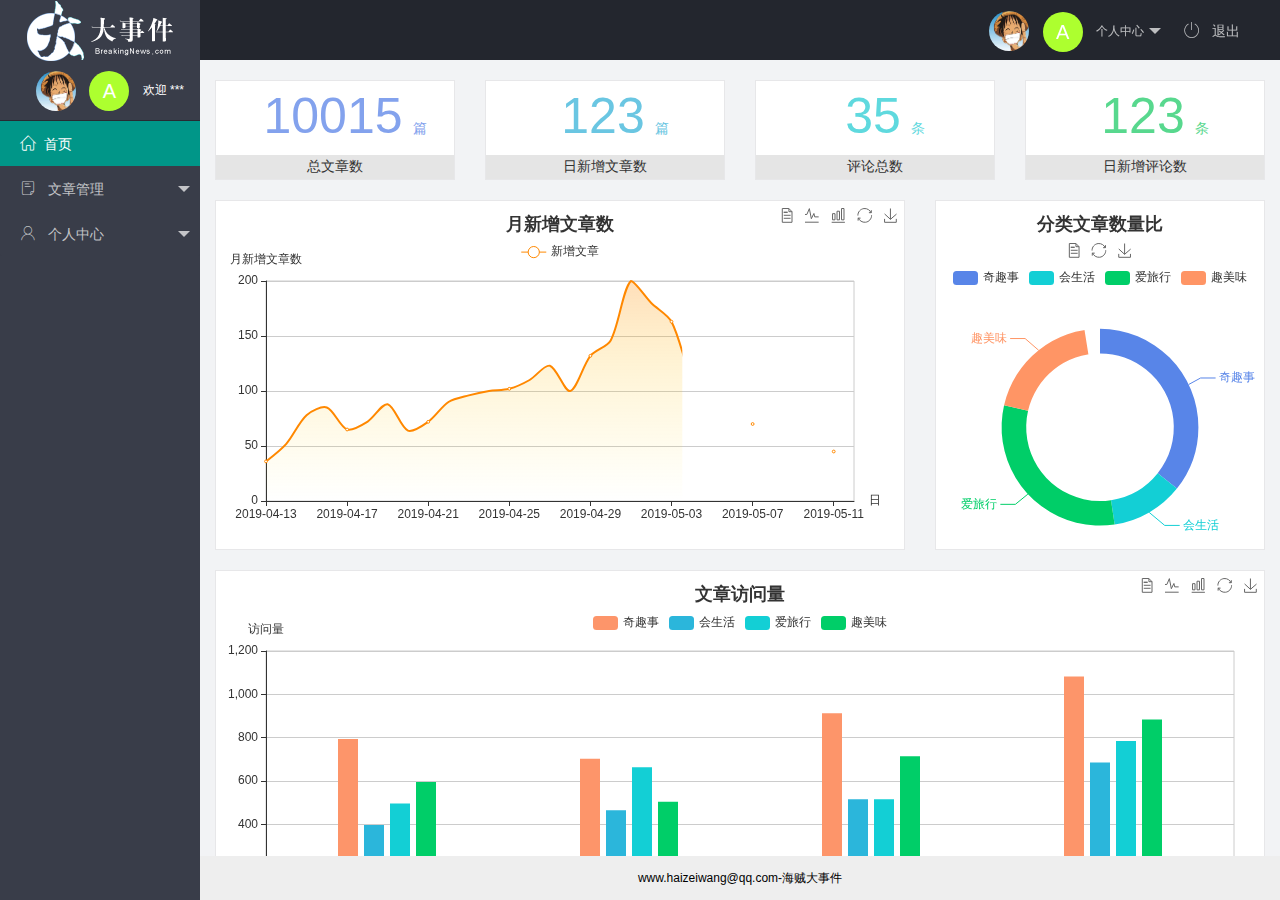
<file: index.html>
<!DOCTYPE html>
<html lang="en">

<head>
    <meta charset="UTF-8">
    <meta http-equiv="X-UA-Compatible" content="IE=edge">
    <meta name="viewport" content="width=device-width, initial-scale=1.0">
    <title>后台主页</title>
    <link rel="stylesheet" href="./assets/lib/layui/css/layui.css" />
    <!-- 第三方图标 -->
    <link rel="stylesheet" href="./assets/fonts/iconfont.css" />
    <link rel="stylesheet" href="./assets/css/index.css" />

</head>

<body>
    <div class="layui-layout layui-layout-admin">
        <div class="layui-header">
            <div class="layui-logo layui-hide-xs layui-bg-black">
                <img src="./assets/images/logo.png" alt="">
            </div>
            <!-- 头部区域（可配合layui 已有的水平导航） -->

            <ul class="layui-nav layui-layout-right">
                <li class="layui-nav-item layui-hide layui-show-md-inline-block">
                    <a href="javascript:;" class="userinfo">
                        <img src="./assets/images/lufei.jpg" class="layui-nav-img">
                        <span class="text-avatar">A</span>
                        个人中心
                    </a>
                    <dl class="layui-nav-child">
                        <dd><a href="/user/user_info.html" target="fm">基本资料</a></dd>
                        <dd><a href="/user/user_avatar.html" target="fm">更换头像</a></dd>
                        <dd><a href="/user/user_pwd.html" target="fm">重置密码</a></dd>
                    </dl>
                </li>
                <li class="layui-nav-item" lay-header-event="menuRight" lay-unselect>
                    <a href="javascript:;" id="btnLogout">
                        <span class="iconfont icon-tuichu"></span>

                        退出
                    </a>
                </li>
            </ul>
        </div>

        <div class="layui-side layui-bg-black">
            <div class="layui-side-scroll">
                <div class="userinfo">
                    <img src="./assets/images/lufei.jpg" class="layui-nav-img">
                    <span class="text-avatar">A</span>
                    <span id="welcome">欢迎 ***</span>
                </div>
                <!-- 左侧导航区域（可配合layui已有的垂直导航） -->
                <ul class="layui-nav layui-nav-tree" lay-shrink="all">
                    <li class="layui-nav-item layui-this">

                        <a href="/home/dashboard.html" target="fm"><span class="iconfont icon-home"></span>首页</a>
                    </li>

                    <li class="layui-nav-item">
                        <a class="" href="javascript:;">
                            <span class="iconfont icon-16"></span>
                            文章管理</a>
                        <dl class="layui-nav-child">
                            <dd><a href="/artcle/art_cate.html" target="fm">
                                    <i class="layui-icon layui-icon-face-smile"></i>
                                    文章类别</a></dd>
                            <dd><a href="/artcle/art_list.html" target="fm">
                                    <i class="layui-icon layui-icon-face-smile"></i>
                                    文章列表</a></dd>
                            <dd><a href="/artcle/art_pub.html" target="fm">
                                    <i class="layui-icon layui-icon-face-smile"></i>
                                    发布文章</a></dd>

                        </dl>
                    </li>
                    <li class="layui-nav-item">
                        <a href="javascript:;">
                            <span class="iconfont icon-user"></span>

                            个人中心</a>
                        <dl class="layui-nav-child">
                            <dd><a href="/user/user_info.html" target="fm">
                                    <i class="layui-icon layui-icon-face-smile"></i>
                                    基本资料</a></dd>
                            <dd><a href="/user/user_avatar.html" target="fm">
                                    <i class="layui-icon layui-icon-face-smile"></i>
                                    更换头像</a></dd>
                            <dd><a href="/user/user_pwd.html" target="fm">
                                    <i class="layui-icon layui-icon-face-smile"></i>
                                    重置密码</a></dd>

                        </dl>
                    </li>


                </ul>
            </div>
        </div>

        <div class="layui-body">
            <!-- 内容主体区域 -->
            <iframe name="fm" src="/home/dashboard.html" frameborder="0"></iframe>
        </div>

        <div class="layui-footer">
            <!-- 底部固定区域 -->
            www.haizeiwang@qq.com-海贼大事件
        </div>
    </div>
    <script src="./assets/lib/layui/layui.all.js"></script>
    <script src="./assets/lib/jquery.js"></script>
    <script src="./assets/js/baseAPI.js"></script>
    <script src="./assets/js/index.js"></script>
</body>

</html>
</file>
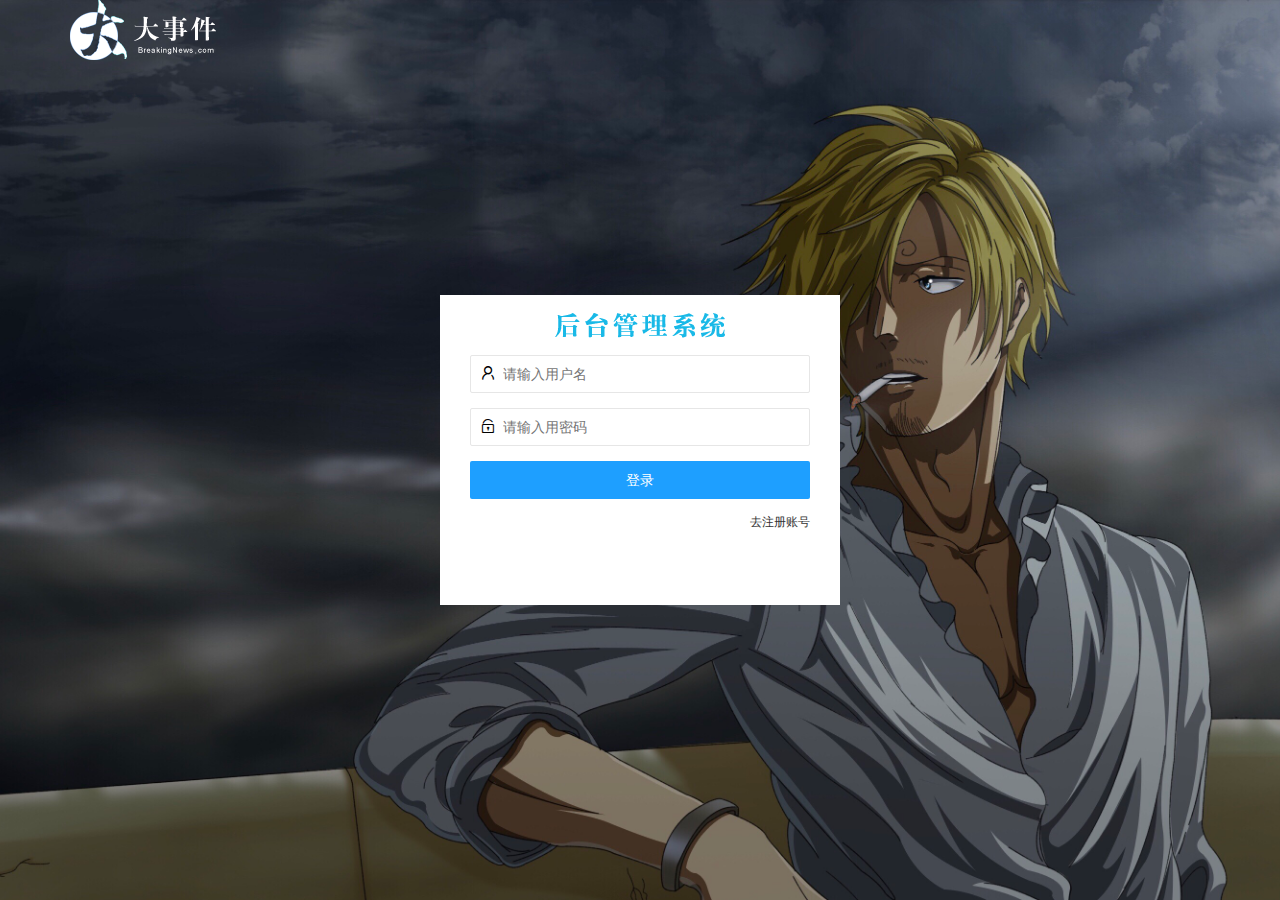
<file: login.html>
<!DOCTYPE html>
<html lang="en">

<head>
    <meta charset="UTF-8">
    <meta http-equiv="X-UA-Compatible" content="IE=edge">
    <meta name="viewport" content="width=device-width, initial-scale=1.0">
    <title>海贼王-登录/注册</title>
    <link rel="stylesheet" href="./assets/css/login.css" />
    <link rel="stylesheet" href="./assets/lib/layui/css/layui.css">
</head>

<body>
    <!-- logo区 -->
    <div class="layui-main">
        <img src="./assets/images/logo.png" alt="">
    </div>

    <!-- 登录注册区域 -->
    <div class="loginAndRegBox">
        <div class="title-box"></div>
        <!-- 登录的div -->
        <div class="login-box">
            <!-- 登录的表单 -->
            <!-- 用户名 -->
            <form class="layui-form" id="form_login">
                <div class="layui-form-item">
                    <i class="layui-icon layui-icon-username"></i>
                    <input type="text" name="username" required lay-verify="required" placeholder="请输入用户名"
                        autocomplete="off" class="layui-input">
                </div>
                <!-- 密码 -->

                <div class="layui-form-item">
                    <i class="layui-icon layui-icon-password"></i>
                    <input type="password" name="password" required lay-verify="required|pwd" placeholder="请输入用密码"
                        autocomplete="off" class="layui-input">
                </div>
                <!-- 登录按钮 -->
                <div class="layui-form-item">
                    <button class="layui-btn layui-btn-fluid layui-btn-normal" lay-submit
                        lay-filter="formDemo">登录</button>
                </div>
                <div class="layui-form-item links">
                    <a href="javascript:;" id="link_reg">去注册账号</a>
                </div>
            </form>

        </div>
        <!-- 注册的div -->
        <div class="reg-box">
            <form class="layui-form" id="form_reg">
                <div class="layui-form-item">
                    <i class="layui-icon layui-icon-username"></i>
                    <input type="text" name="username" required lay-verify="required" placeholder="请输入用户名"
                        autocomplete="off" class="layui-input">
                </div>
                <!-- 密码 -->

                <div class="layui-form-item">
                    <i class="layui-icon layui-icon-password"></i>
                    <input type="password" name="password" required lay-verify="required|pwd" placeholder="请输入用密码"
                        autocomplete="off" class="layui-input">
                </div>
                <div class="layui-form-item">
                    <i class="layui-icon layui-icon-password"></i>
                    <input type="password" name="repassword" required lay-verify="required|pwd|repwd"
                        placeholder="请再次确认密码" autocomplete="off" class="layui-input">
                </div>
                <!-- 注册按钮 -->
                <div class="layui-form-item">
                    <button class="layui-btn layui-btn-fluid layui-btn-normal" lay-submit
                        lay-filter="formDemo">注册</button>
                </div>
                <div class="layui-form-item links">
                    <a href="javascript:;" id="link_login">去登录</a>
                </div>
            </form>

        </div>
    </div>
    <!-- 倒数JQ -->
    <script src="./assets/lib/layui/layui.all.js"></script>
    <script src="./assets/lib/jquery.js"></script>
    <script src="./assets/js/baseAPI.js"></script>
    <script src="./assets/js/login.js"></script>
</body>

</html>
</file>
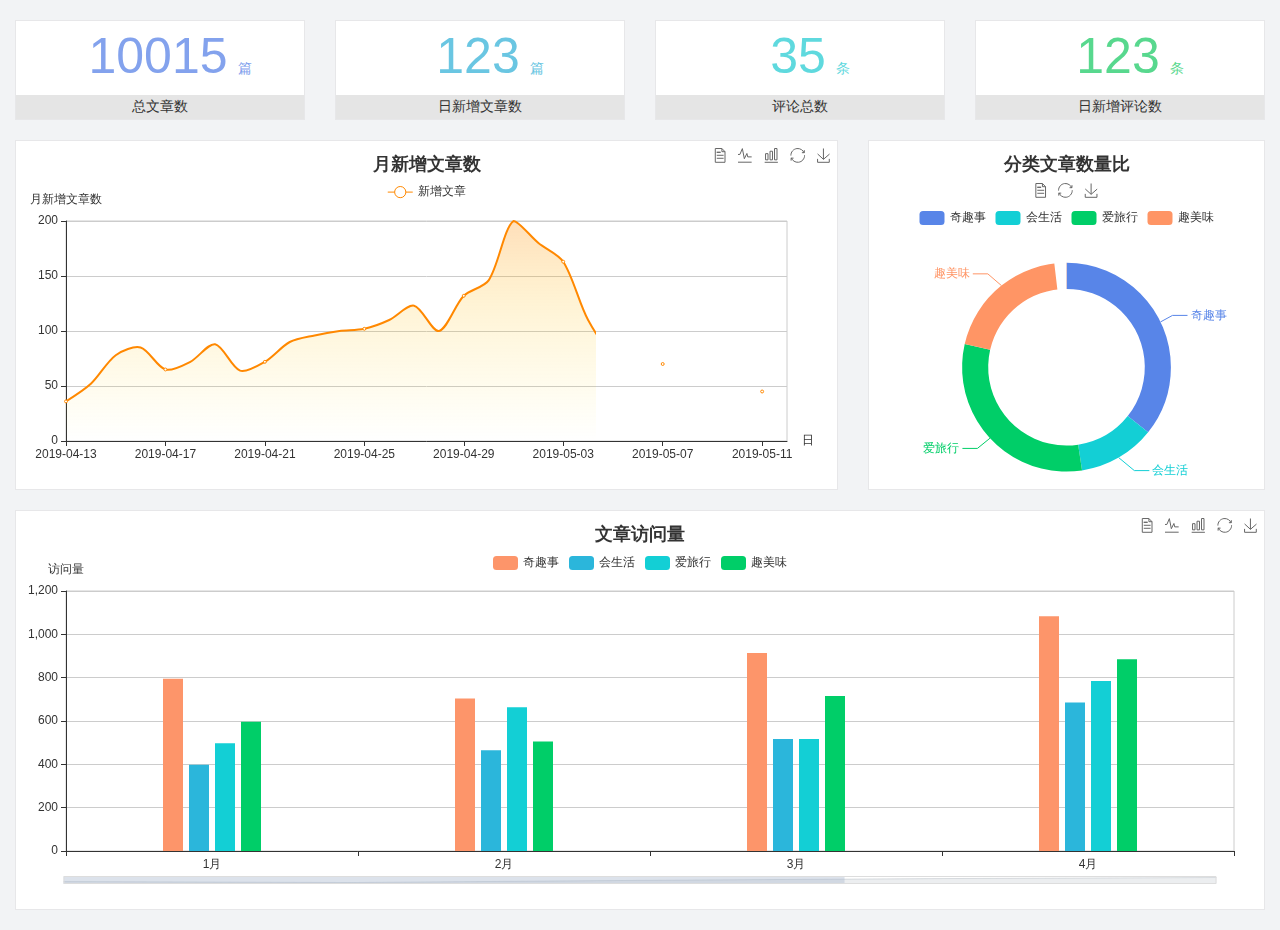
<file: home/dashboard.html>
<!DOCTYPE html>
<html lang="en">

<head>
  <meta charset="UTF-8">
  <meta name="viewport" content="width=device-width, initial-scale=1.0">
  <meta http-equiv="X-UA-Compatible" content="ie=edge">
  <title>图表统计</title>
  <link rel="stylesheet" href="../../assets/lib/bootstrap.css" />
  <link rel="stylesheet" href="../../assets/lib/main.css" />
  <script src="../../assets/lib/jquery.js"></script>
  <script type="text/javascript" src="../../assets/lib/echarts.min.js"></script>
</head>

<body>
  <div class="container-fluid">
    <div class="row spannel_list">
      <div class="col-sm-3 col-xs-6">
        <div class="spannel">
          <em>10015</em><span>篇</span>
          <b>总文章数</b>
        </div>
      </div>
      <div class="col-sm-3 col-xs-6">
        <div class="spannel scolor01">
          <em>123</em><span>篇</span>
          <b>日新增文章数</b>
        </div>
      </div>
      <div class="col-sm-3 col-xs-6">
        <div class="spannel scolor02">
          <em>35</em><span>条</span>
          <b>评论总数</b>
        </div>
      </div>
      <div class="col-sm-3 col-xs-6">
        <div class="spannel scolor03">
          <em>123</em><span>条</span>
          <b>日新增评论数</b>
        </div>
      </div>
    </div>
  </div>

  <div class="container-fluid">
    <div class="row curve-pie">
      <div class="col-lg-8 col-md-8">
        <div class="gragh_pannel" id="curve_show"></div>
      </div>
      <div class="col-lg-4 col-md-4">
        <div class="gragh_pannel" id="pie_show"></div>
      </div>
    </div>
  </div>

  <div class="container-fluid">
    <div class="column_pannel" id="column_show"></div>
  </div>

  <script>
    var oChart = echarts.init(document.getElementById('curve_show'));
    var aList_all = [
      { 'count': 36, 'date': '2019-04-13' },
      { 'count': 52, 'date': '2019-04-14' },
      { 'count': 78, 'date': '2019-04-15' },
      { 'count': 85, 'date': '2019-04-16' },
      { 'count': 65, 'date': '2019-04-17' },
      { 'count': 72, 'date': '2019-04-18' },
      { 'count': 88, 'date': '2019-04-19' },
      { 'count': 64, 'date': '2019-04-20' },
      { 'count': 72, 'date': '2019-04-21' },
      { 'count': 90, 'date': '2019-04-22' },
      { 'count': 96, 'date': '2019-04-23' },
      { 'count': 100, 'date': '2019-04-24' },
      { 'count': 102, 'date': '2019-04-25' },
      { 'count': 110, 'date': '2019-04-26' },
      { 'count': 123, 'date': '2019-04-27' },
      { 'count': 100, 'date': '2019-04-28' },
      { 'count': 132, 'date': '2019-04-29' },
      { 'count': 146, 'date': '2019-04-30' },
      { 'count': 200, 'date': '2019-05-01' },
      { 'count': 180, 'date': '2019-05-02' },
      { 'count': 163, 'date': '2019-05-03' },
      { 'count': 110, 'date': '2019-05-04' },
      { 'count': 80, 'date': '2019-05-05' },
      { 'count': 82, 'date': '2019-05-06' },
      { 'count': 70, 'date': '2019-05-07' },
      { 'count': 65, 'date': '2019-05-08' },
      { 'count': 54, 'date': '2019-05-09' },
      { 'count': 40, 'date': '2019-05-10' },
      { 'count': 45, 'date': '2019-05-11' },
      { 'count': 38, 'date': '2019-05-12' },
    ];

    let aCount = [];
    let aDate = [];

    for (var i = 0; i < aList_all.length; i++) {
      aCount.push(aList_all[i].count);
      aDate.push(aList_all[i].date);
    }

    var chartopt = {
      title: {
        text: '月新增文章数',
        left: 'center',
        top: '10'
      },
      tooltip: {
        trigger: 'axis'
      },
      legend: {
        data: ['新增文章'],
        top: '40'
      },
      toolbox: {
        show: true,
        feature: {
          mark: { show: true },
          dataView: { show: true, readOnly: false },
          magicType: { show: true, type: ['line', 'bar'] },
          restore: { show: true },
          saveAsImage: { show: true }
        }
      },
      calculable: true,
      xAxis: [
        {
          name: '日',
          type: 'category',
          boundaryGap: false,
          data: aDate
        }
      ],
      yAxis: [
        {
          name: '月新增文章数',
          type: 'value'
        }
      ],
      series: [
        {
          name: '新增文章',
          type: 'line',
          smooth: true,
          itemStyle: { normal: { areaStyle: { type: 'default' }, color: '#f80' }, lineStyle: { color: '#f80' } },
          data: aCount
        }],
      areaStyle: {
        normal: {
          color: new echarts.graphic.LinearGradient(0, 0, 0, 1, [{
            offset: 0,
            color: 'rgba(255,136,0,0.39)'
          }, {
            offset: .34,
            color: 'rgba(255,180,0,0.25)'
          }, {
            offset: 1,
            color: 'rgba(255,222,0,0.00)'
          }])

        }
      },
      grid: {
        show: true,
        x: 50,
        x2: 50,
        y: 80,
        height: 220
      }
    };

    oChart.setOption(chartopt);


    var oPie = echarts.init(document.getElementById('pie_show'));
    var oPieopt =
    {
      title: {
        top: 10,
        text: '分类文章数量比',
        x: 'center'
      },
      tooltip: {
        trigger: 'item',
        formatter: "{a} <br/>{b} : {c} ({d}%)"
      },
      color: ['#5885e8', '#13cfd5', '#00ce68', '#ff9565'],
      legend: {
        x: 'center',
        top: 65,
        data: ['奇趣事', '会生活', '爱旅行', '趣美味']
      },
      toolbox: {
        show: true,
        x: 'center',
        top: 35,
        feature: {
          mark: { show: true },
          dataView: { show: true, readOnly: false },
          magicType: {
            show: true,
            type: ['pie', 'funnel'],
            option: {
              funnel: {
                x: '25%',
                width: '50%',
                funnelAlign: 'left',
                max: 1548
              }
            }
          },
          restore: { show: true },
          saveAsImage: { show: true }
        }
      },
      calculable: true,
      series: [
        {
          name: '访问来源',
          type: 'pie',
          radius: ['45%', '60%'],
          center: ['50%', '65%'],
          data: [
            { value: 300, name: '奇趣事' },
            { value: 100, name: '会生活' },
            { value: 260, name: '爱旅行' },
            { value: 180, name: '趣美味' }
          ]
        }
      ]
    };
    oPie.setOption(oPieopt);



    var oColumn = this.echarts.init(document.getElementById('column_show'));
    var oColumnopt =
    {
      title: {
        text: '文章访问量',
        left: 'center',
        top: '10'
      },
      tooltip: {
        trigger: 'axis'
      },
      legend: {
        data: ['奇趣事', '会生活', '爱旅行', '趣美味'],
        top: '40'
      },
      toolbox: {
        show: true,
        feature: {
          mark: { show: true },
          dataView: { show: true, readOnly: false },
          magicType: { show: true, type: ['line', 'bar'] },
          restore: { show: true },
          saveAsImage: { show: true }
        }
      },
      calculable: true,
      xAxis: [
        {
          type: 'category',
          data: ['1月', '2月', '3月', '4月', '5月']
        }
      ],
      yAxis: [
        {
          name: '访问量',
          type: 'value'
        }
      ],
      series: [
        {
          name: '奇趣事',
          type: 'bar',
          barWidth: 20,
          itemStyle: {
            normal: { areaStyle: { type: 'default' }, color: '#fd956a' }
          },
          data: [800, 708, 920, 1090, 1200]
        },
        {
          name: '会生活',
          type: 'bar',
          barWidth: 20,
          itemStyle: {
            normal: { areaStyle: { type: 'default' }, color: '#2bb6db' }
          },
          data: [400, 468, 520, 690, 800]
        },
        {
          name: '爱旅行',
          type: 'bar',
          barWidth: 20,
          itemStyle: {
            normal: { areaStyle: { type: 'default' }, color: '#13cfd5' }
          },
          data: [500, 668, 520, 790, 900]
        },
        {
          name: '趣美味',
          type: 'bar',
          barWidth: 20,
          itemStyle: {
            normal: { areaStyle: { type: 'default' }, color: '#00ce68' }
          },
          data: [600, 508, 720, 890, 1000]
        }
      ],
      grid: {
        show: true,
        x: 50,
        x2: 30,
        y: 80,
        height: 260
      },
      dataZoom: [//给x轴设置滚动条
        {
          start: 0,//默认为0
          end: 100 - 1000 / 31,//默认为100
          type: 'slider',
          show: true,
          xAxisIndex: [0],
          handleSize: 0,//滑动条的 左右2个滑动条的大小
          height: 8,//组件高度
          left: 45, //左边的距离
          right: 50,//右边的距离
          bottom: 26,//右边的距离
          handleColor: '#ddd',//h滑动图标的颜色
          handleStyle: {
            borderColor: "#cacaca",
            borderWidth: "1",
            shadowBlur: 2,
            background: "#ddd",
            shadowColor: "#ddd",
          }
        }]
    };
    oColumn.setOption(oColumnopt);
  </script>
</body>

</html>
</file>
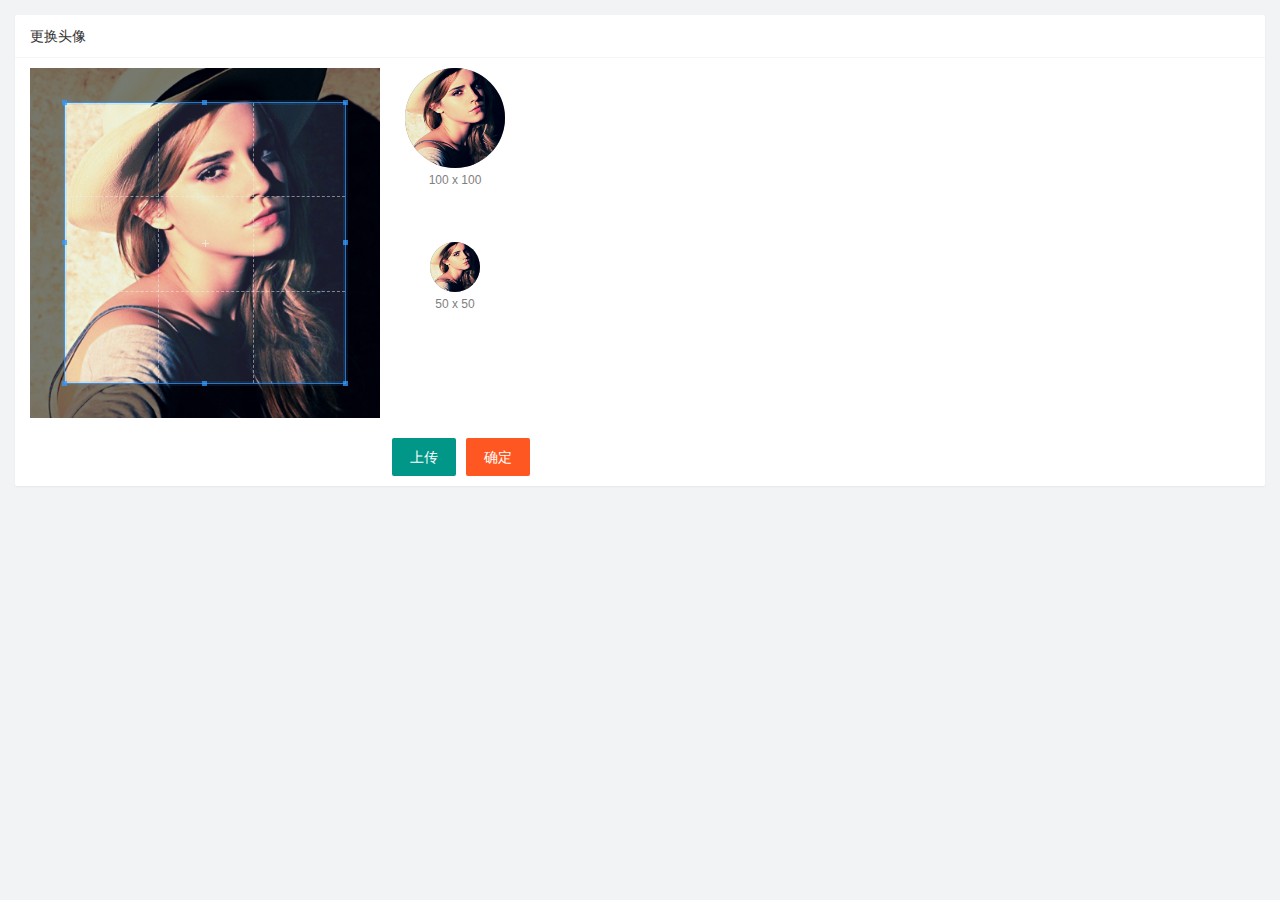
<file: user/user_avatar.html>
<!DOCTYPE html>
<html lang="en">

<head>
    <meta charset="UTF-8">
    <meta http-equiv="X-UA-Compatible" content="IE=edge">
    <meta name="viewport" content="width=device-width, initial-scale=1.0">
    <title>Document</title>
    <link rel="stylesheet" href="/assets/lib/layui/css/layui.css">
    <link rel="stylesheet" href="/assets/lib/cropper/cropper.css" />
    <link rel="stylesheet" href="/assets/css/user/user_avatar.css">
</head>

<body>
    <!-- 卡片区域 -->
    <div class="layui-card">
        <div class="layui-card-header">更换头像</div>
        <div class="layui-card-body">
            <!-- 第一行的图片裁剪和预览区域 -->
            <div class="row1">
                <!-- 图片裁剪区域 -->
                <div class="cropper-box">
                    <!-- 这个 img 标签很重要，将来会把它初始化为裁剪区域 -->
                    <img id="image" src="/assets/images/sample.jpg" />
                </div>
                <!-- 图片的预览区域 -->
                <div class="preview-box">
                    <div>
                        <!-- 宽高为 100px 的预览区域 -->
                        <div class="img-preview w100"></div>
                        <p class="size">100 x 100</p>
                    </div>
                    <div>
                        <!-- 宽高为 50px 的预览区域 -->
                        <div class="img-preview w50"></div>
                        <p class="size">50 x 50</p>
                    </div>
                </div>
            </div>

            <!-- 第二行的按钮区域 -->
            <div class="row2">
                <!-- 通过accept可以指定允许用户选择类型 -->
                <input type="file" id="file" accept="image/png,image/jpeg">
                <button type="button" class="layui-btn" id="btnChooseImage">上传</button>
                <button type="button" class="layui-btn layui-btn-danger" id="btnUpload">确定</button>
            </div>
        </div>
    </div>
    <script src="/assets/lib/layui/layui.all.js"></script>
    <script src="/assets/lib/jquery.js"></script>
    <script src="/assets/lib/cropper/Cropper.js"></script>
    <script src="/assets/lib/cropper/jquery-cropper.js"></script>
    <script src="/assets/js/baseAPI.js"></script>
    <script src="/assets/js/user/user_avatar.js"></script>
</body>

</html>
</file>
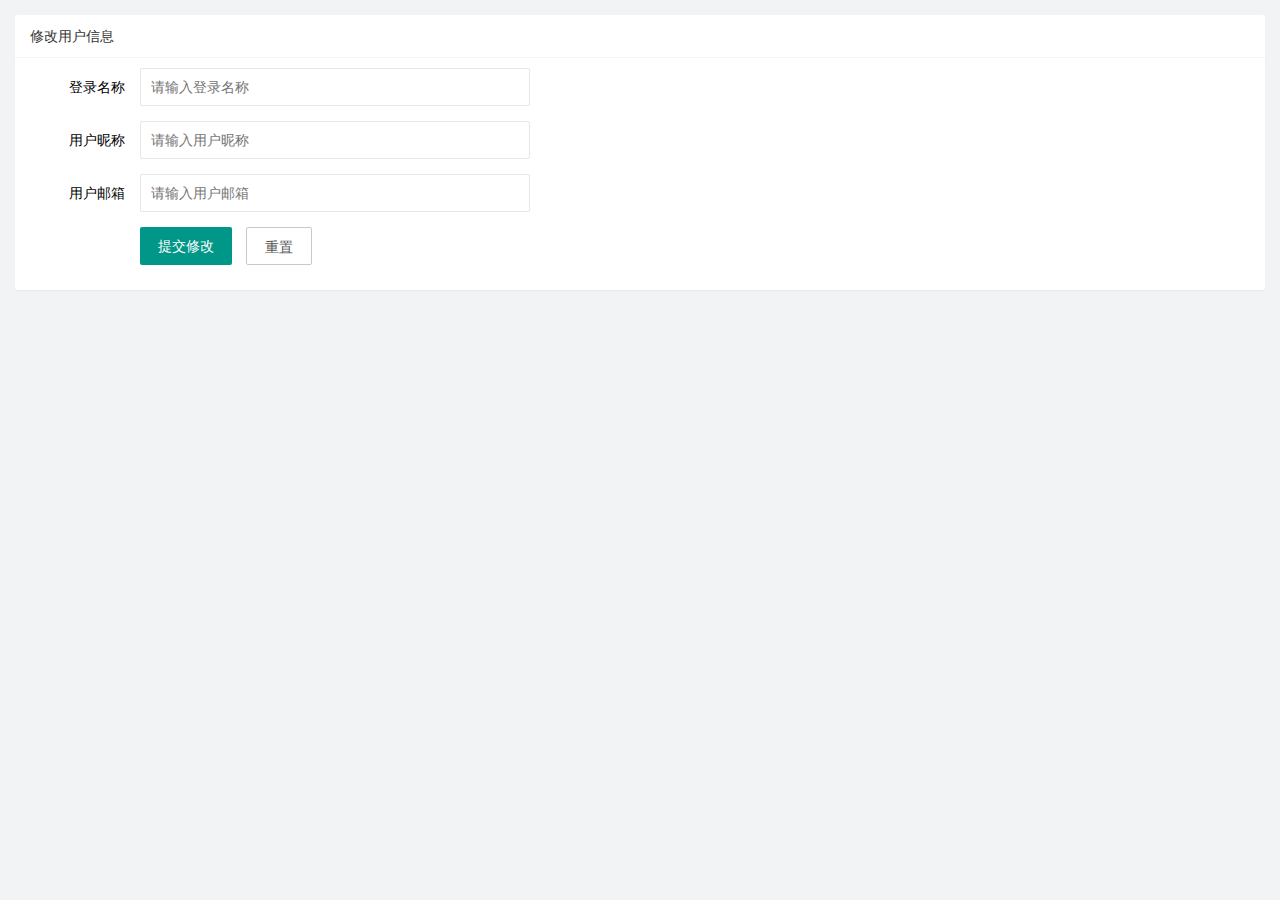
<file: user/user_info.html>
<!DOCTYPE html>
<html lang="en">

<head>
    <meta charset="UTF-8">
    <meta http-equiv="X-UA-Compatible" content="IE=edge">
    <meta name="viewport" content="width=device-width, initial-scale=1.0">
    <title>Document</title>
    <!-- 导入layui.css -->
    <link rel="stylesheet" href="/assets/lib/layui/css/layui.css" />
    <link rel="stylesheet" href="/assets/css/user/user_info.css" />
</head>

<body>
    <!-- 卡片区域 -->
    <div class="layui-card">
        <div class="layui-card-header">修改用户信息</div>
        <div class="layui-card-body">
            <form class="layui-form" lay-filter="formUserInfo">
                <!-- 隐藏宇 -->
                <input type="hidden" name="id" value="" />
                <div class="layui-form-item">
                    <label class="layui-form-label">登录名称</label>
                    <div class="layui-input-block">
                        <input type="text" name="username" required lay-verify="required" placeholder="请输入登录名称"
                            autocomplete="off" class="layui-input" readonly />
                    </div>
                </div>
                <div class="layui-form-item">
                    <label class="layui-form-label">用户昵称</label>
                    <div class="layui-input-block">
                        <input type="text" name="nickname" required lay-verify="required|nickname" placeholder="请输入用户昵称"
                            autocomplete="off" class="layui-input" />
                    </div>
                </div>
                <div class="layui-form-item">
                    <label class="layui-form-label">用户邮箱</label>
                    <div class="layui-input-block">
                        <input type="text" name="email" required lay-verify="required|email" placeholder="请输入用户邮箱"
                            autocomplete="off" class="layui-input" />
                    </div>
                </div>
                <div class="layui-form-item">
                    <div class="layui-input-block">
                        <button class="layui-btn" lay-submit lay-filter="formDemo">提交修改</button>
                        <button type="reset" class="layui-btn layui-btn-primary" id="btnReset">重置</button>
                    </div>
                </div>
            </form>
        </div>
        <!-- 导入layuiJS 验证表单 -->
        <script src="/assets/lib/layui/layui.all.js"></script>
        <!-- 导入JQery -->
        <script src="/assets/lib/jquery.js"></script>
        <!-- 导入baseAPI -->
        <script src="/assets/js/baseAPI.js"></script>
        <!-- 导入自己JS -->
        <script src="/assets/js/user/user_info.js"></script>
</body>

</html>
</file>
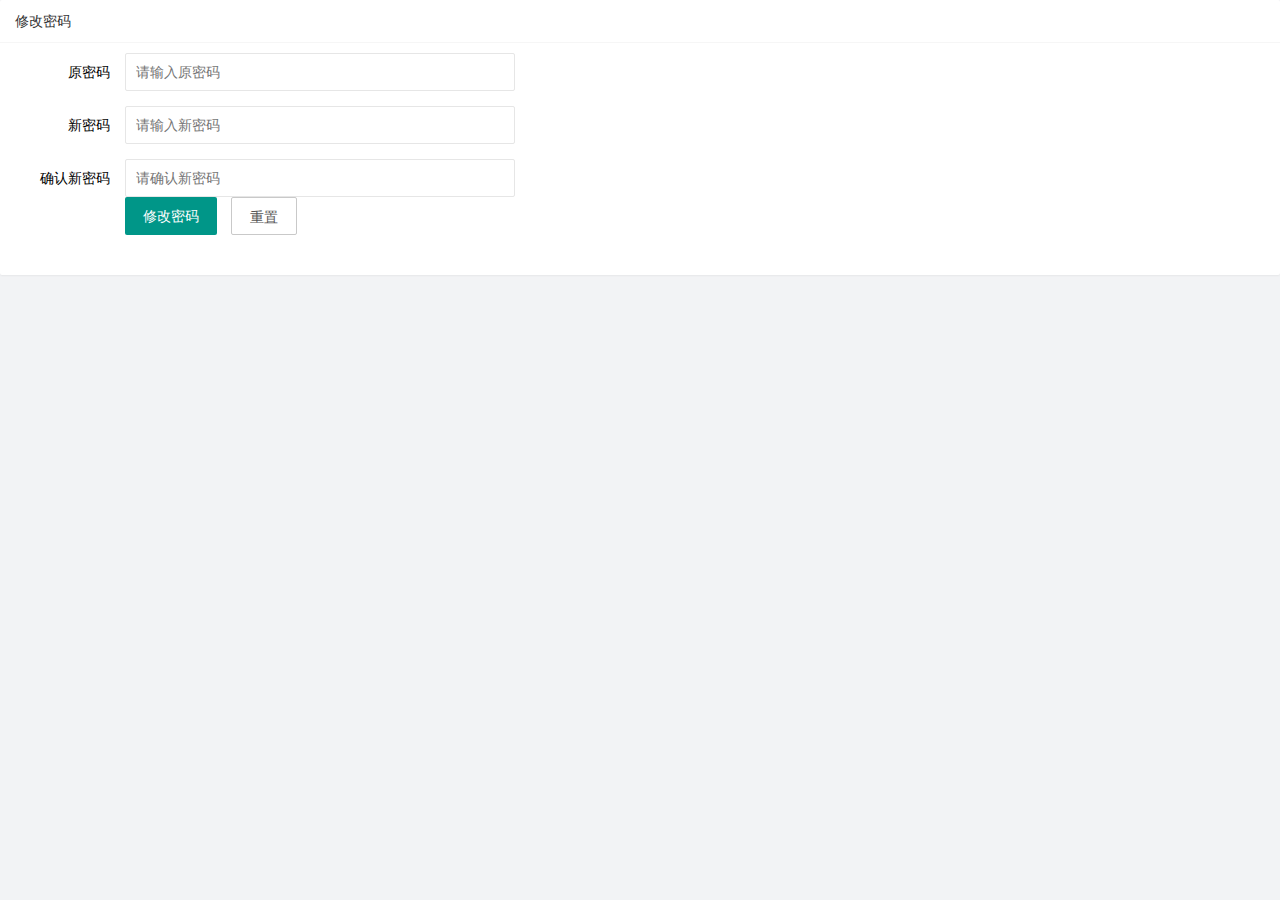
<file: user/user_pwd.html>
<!DOCTYPE html>
<html lang="en">

<head>
    <meta charset="UTF-8">
    <meta http-equiv="X-UA-Compatible" content="IE=edge">
    <meta name="viewport" content="width=device-width, initial-scale=1.0">
    <title>Document</title>
    <link rel="stylesheet" href="/assets/lib/layui/css/layui.css" />
    <link rel="stylesheet" href="/assets/css/user/user_pwd.css">
</head>

<body>
    <div class="layui-card">
        <div class="layui-card-header">修改密码</div>
        <div class="layui-card-body">
            <form class="layui-form" action="">
                <div class="layui-form-item">
                    <label class="layui-form-label">原密码</label>
                    <div class="layui-input-block">
                        <input type="password" name="oldPwd" required lay-verify="required|pwd" placeholder="请输入原密码"
                            autocomplete="off" class="layui-input">
                    </div>
                </div>
                <div class="layui-form-item">
                    <label class="layui-form-label">新密码</label>
                    <div class="layui-input-block">
                        <input type="password" name="newPwd" required lay-verify="required|pwd|samePwd"
                            placeholder="请输入新密码" autocomplete="off" class="layui-input">
                    </div>
                </div>
                <div class="layui-form-item">
                    <label class="layui-form-label">确认新密码</label>
                    <div class="layui-input-block">
                        <input type="password" name="rePwd" required lay-verify="required|pwd|rePwd"
                            placeholder="请确认新密码" autocomplete="off" class="layui-input">
                    </div>
                    <div class="layui-form-item">
                        <div class="layui-input-block">
                            <button class="layui-btn" lay-submit lay-filter="formDemo">修改密码</button>
                            <button type="reset" class="layui-btn layui-btn-primary">重置</button>
                        </div>
                    </div>
                </div>
            </form>
        </div>
    </div>
    <script src="/assets/lib/layui/layui.all.js"></script>
    <script src="/assets/lib/jquery.js"></script>
    <script src="/assets/js/baseAPI.js"></script>
    <script src="/assets/js/user/user_pwd.js"></script>
</body>

</html>
</file>
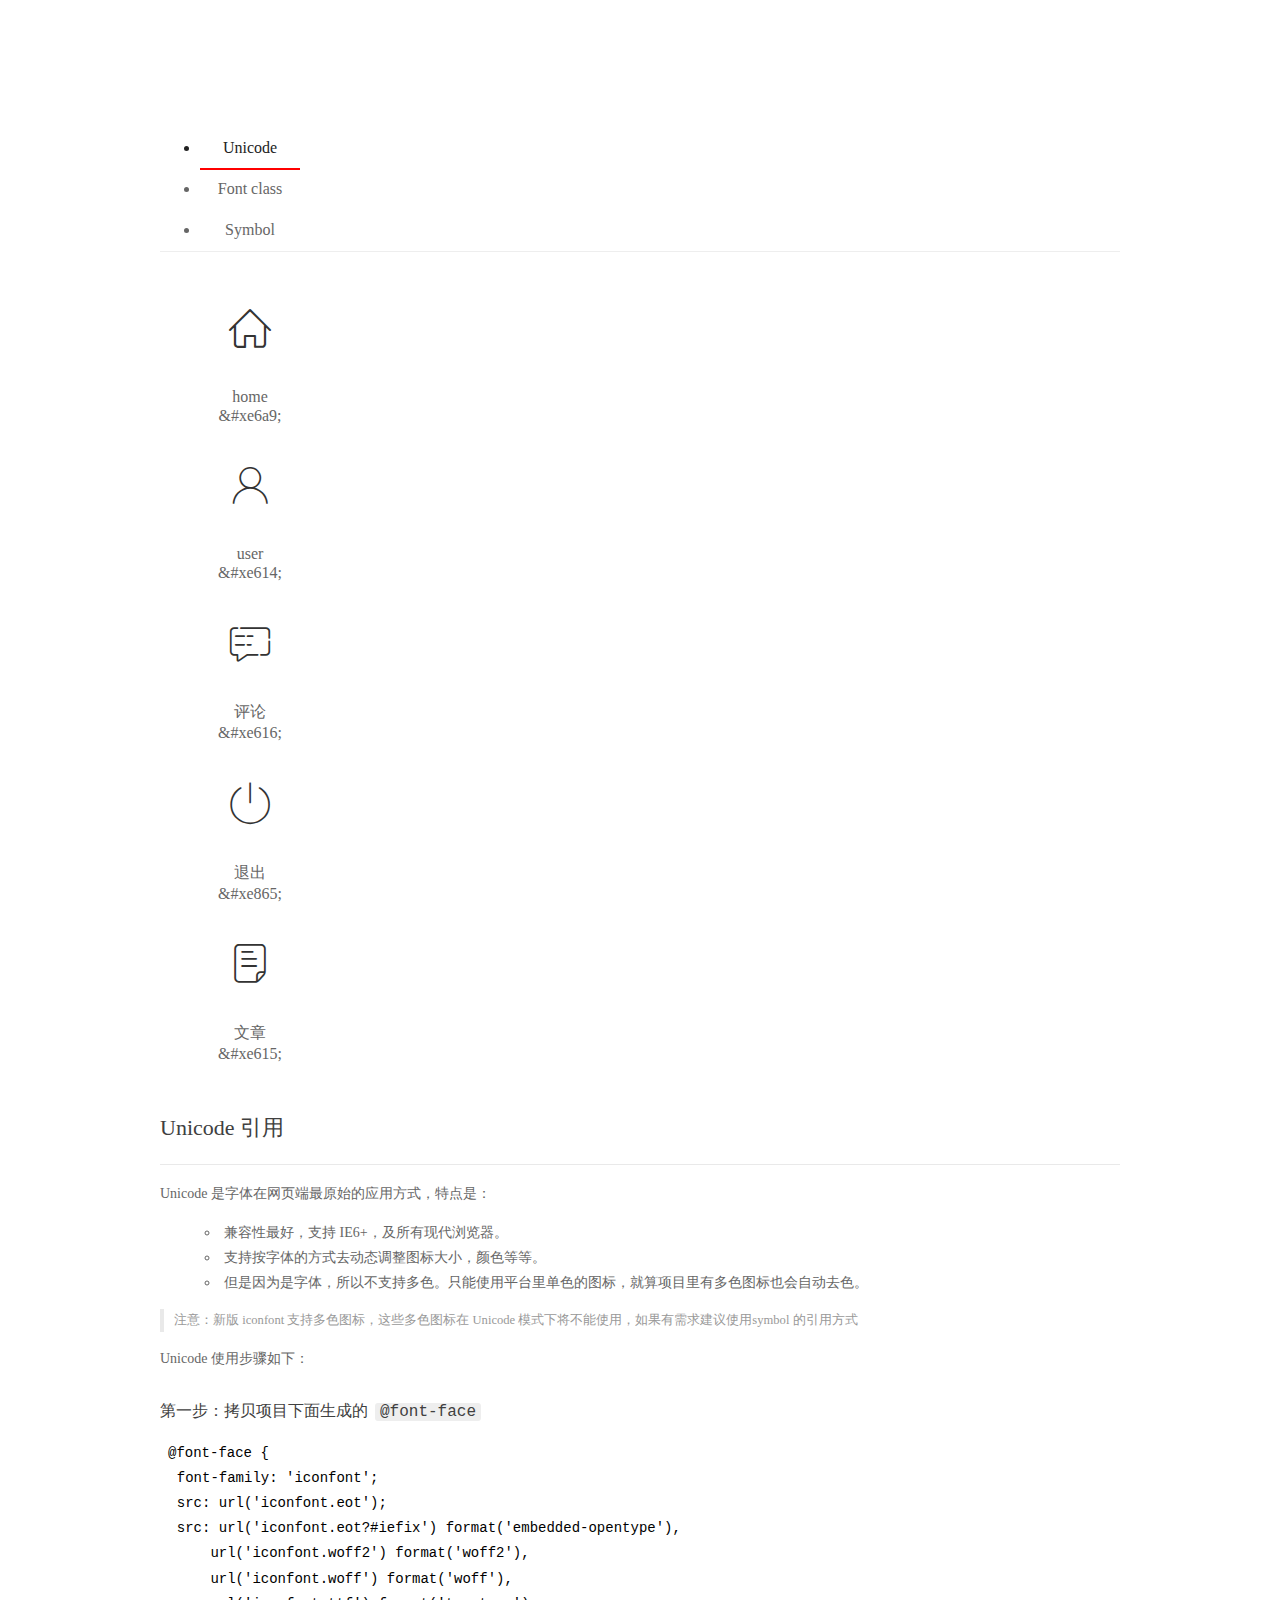
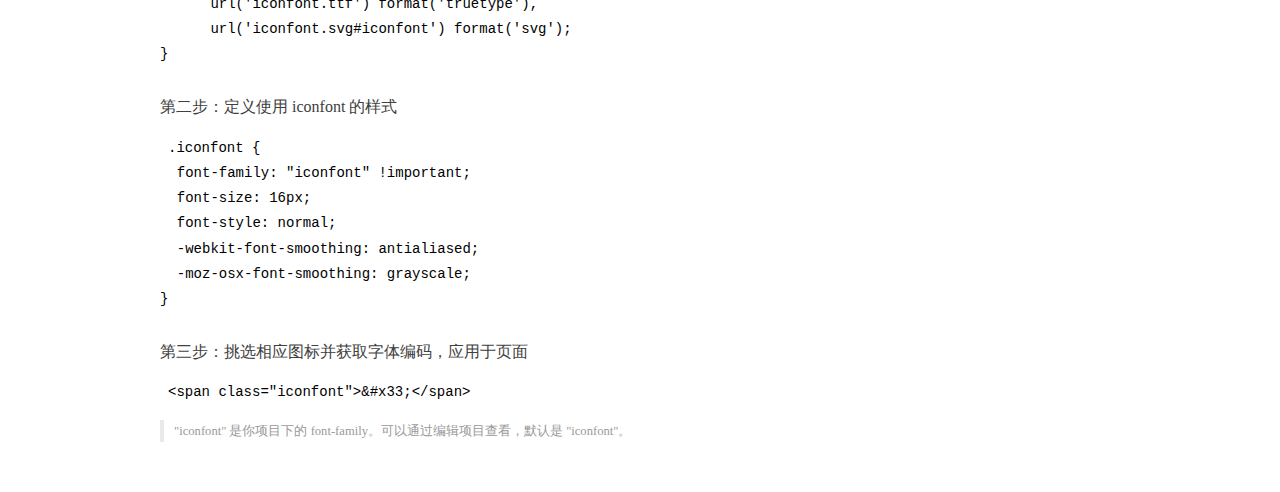
<file: assets/fonts/demo_index.html>
<!DOCTYPE html>
<html>
<head>
  <meta charset="utf-8"/>
  <title>IconFont Demo</title>
  <link rel="shortcut icon" href="https://gtms04.alicdn.com/tps/i4/TB1_oz6GVXXXXaFXpXXJDFnIXXX-64-64.ico" type="image/x-icon"/>
  <link rel="stylesheet" href="https://g.alicdn.com/thx/cube/1.3.2/cube.min.css">
  <link rel="stylesheet" href="demo.css">
  <link rel="stylesheet" href="iconfont.css">
  <script src="iconfont.js"></script>
  <!-- jQuery -->
  <script src="https://a1.alicdn.com/oss/uploads/2018/12/26/7bfddb60-08e8-11e9-9b04-53e73bb6408b.js"></script>
  <!-- 代码高亮 -->
  <script src="https://a1.alicdn.com/oss/uploads/2018/12/26/a3f714d0-08e6-11e9-8a15-ebf944d7534c.js"></script>
</head>
<body>
  <div class="main">
    <h1 class="logo"><a href="https://www.iconfont.cn/" title="iconfont 首页" target="_blank">&#xe86b;</a></h1>
    <div class="nav-tabs">
      <ul id="tabs" class="dib-box">
        <li class="dib active"><span>Unicode</span></li>
        <li class="dib"><span>Font class</span></li>
        <li class="dib"><span>Symbol</span></li>
      </ul>
      
    </div>
    <div class="tab-container">
      <div class="content unicode" style="display: block;">
          <ul class="icon_lists dib-box">
          
            <li class="dib">
              <span class="icon iconfont">&#xe6a9;</span>
                <div class="name">home</div>
                <div class="code-name">&amp;#xe6a9;</div>
              </li>
          
            <li class="dib">
              <span class="icon iconfont">&#xe614;</span>
                <div class="name">user</div>
                <div class="code-name">&amp;#xe614;</div>
              </li>
          
            <li class="dib">
              <span class="icon iconfont">&#xe616;</span>
                <div class="name">评论</div>
                <div class="code-name">&amp;#xe616;</div>
              </li>
          
            <li class="dib">
              <span class="icon iconfont">&#xe865;</span>
                <div class="name">退出</div>
                <div class="code-name">&amp;#xe865;</div>
              </li>
          
            <li class="dib">
              <span class="icon iconfont">&#xe615;</span>
                <div class="name">文章</div>
                <div class="code-name">&amp;#xe615;</div>
              </li>
          
          </ul>
          <div class="article markdown">
          <h2 id="unicode-">Unicode 引用</h2>
          <hr>

          <p>Unicode 是字体在网页端最原始的应用方式，特点是：</p>
          <ul>
            <li>兼容性最好，支持 IE6+，及所有现代浏览器。</li>
            <li>支持按字体的方式去动态调整图标大小，颜色等等。</li>
            <li>但是因为是字体，所以不支持多色。只能使用平台里单色的图标，就算项目里有多色图标也会自动去色。</li>
          </ul>
          <blockquote>
            <p>注意：新版 iconfont 支持多色图标，这些多色图标在 Unicode 模式下将不能使用，如果有需求建议使用symbol 的引用方式</p>
          </blockquote>
          <p>Unicode 使用步骤如下：</p>
          <h3 id="-font-face">第一步：拷贝项目下面生成的 <code>@font-face</code></h3>
<pre><code class="language-css"
>@font-face {
  font-family: 'iconfont';
  src: url('iconfont.eot');
  src: url('iconfont.eot?#iefix') format('embedded-opentype'),
      url('iconfont.woff2') format('woff2'),
      url('iconfont.woff') format('woff'),
      url('iconfont.ttf') format('truetype'),
      url('iconfont.svg#iconfont') format('svg');
}
</code></pre>
          <h3 id="-iconfont-">第二步：定义使用 iconfont 的样式</h3>
<pre><code class="language-css"
>.iconfont {
  font-family: "iconfont" !important;
  font-size: 16px;
  font-style: normal;
  -webkit-font-smoothing: antialiased;
  -moz-osx-font-smoothing: grayscale;
}
</code></pre>
          <h3 id="-">第三步：挑选相应图标并获取字体编码，应用于页面</h3>
<pre>
<code class="language-html"
>&lt;span class="iconfont"&gt;&amp;#x33;&lt;/span&gt;
</code></pre>
          <blockquote>
            <p>"iconfont" 是你项目下的 font-family。可以通过编辑项目查看，默认是 "iconfont"。</p>
          </blockquote>
          </div>
      </div>
      <div class="content font-class">
        <ul class="icon_lists dib-box">
          
          <li class="dib">
            <span class="icon iconfont icon-home"></span>
            <div class="name">
              home
            </div>
            <div class="code-name">.icon-home
            </div>
          </li>
          
          <li class="dib">
            <span class="icon iconfont icon-user"></span>
            <div class="name">
              user
            </div>
            <div class="code-name">.icon-user
            </div>
          </li>
          
          <li class="dib">
            <span class="icon iconfont icon-pinglun"></span>
            <div class="name">
              评论
            </div>
            <div class="code-name">.icon-pinglun
            </div>
          </li>
          
          <li class="dib">
            <span class="icon iconfont icon-tuichu"></span>
            <div class="name">
              退出
            </div>
            <div class="code-name">.icon-tuichu
            </div>
          </li>
          
          <li class="dib">
            <span class="icon iconfont icon-16"></span>
            <div class="name">
              文章
            </div>
            <div class="code-name">.icon-16
            </div>
          </li>
          
        </ul>
        <div class="article markdown">
        <h2 id="font-class-">font-class 引用</h2>
        <hr>

        <p>font-class 是 Unicode 使用方式的一种变种，主要是解决 Unicode 书写不直观，语意不明确的问题。</p>
        <p>与 Unicode 使用方式相比，具有如下特点：</p>
        <ul>
          <li>兼容性良好，支持 IE8+，及所有现代浏览器。</li>
          <li>相比于 Unicode 语意明确，书写更直观。可以很容易分辨这个 icon 是什么。</li>
          <li>因为使用 class 来定义图标，所以当要替换图标时，只需要修改 class 里面的 Unicode 引用。</li>
          <li>不过因为本质上还是使用的字体，所以多色图标还是不支持的。</li>
        </ul>
        <p>使用步骤如下：</p>
        <h3 id="-fontclass-">第一步：引入项目下面生成的 fontclass 代码：</h3>
<pre><code class="language-html">&lt;link rel="stylesheet" href="./iconfont.css"&gt;
</code></pre>
        <h3 id="-">第二步：挑选相应图标并获取类名，应用于页面：</h3>
<pre><code class="language-html">&lt;span class="iconfont icon-xxx"&gt;&lt;/span&gt;
</code></pre>
        <blockquote>
          <p>"
            iconfont" 是你项目下的 font-family。可以通过编辑项目查看，默认是 "iconfont"。</p>
        </blockquote>
      </div>
      </div>
      <div class="content symbol">
          <ul class="icon_lists dib-box">
          
            <li class="dib">
                <svg class="icon svg-icon" aria-hidden="true">
                  <use xlink:href="#icon-home"></use>
                </svg>
                <div class="name">home</div>
                <div class="code-name">#icon-home</div>
            </li>
          
            <li class="dib">
                <svg class="icon svg-icon" aria-hidden="true">
                  <use xlink:href="#icon-user"></use>
                </svg>
                <div class="name">user</div>
                <div class="code-name">#icon-user</div>
            </li>
          
            <li class="dib">
                <svg class="icon svg-icon" aria-hidden="true">
                  <use xlink:href="#icon-pinglun"></use>
                </svg>
                <div class="name">评论</div>
                <div class="code-name">#icon-pinglun</div>
            </li>
          
            <li class="dib">
                <svg class="icon svg-icon" aria-hidden="true">
                  <use xlink:href="#icon-tuichu"></use>
                </svg>
                <div class="name">退出</div>
                <div class="code-name">#icon-tuichu</div>
            </li>
          
            <li class="dib">
                <svg class="icon svg-icon" aria-hidden="true">
                  <use xlink:href="#icon-16"></use>
                </svg>
                <div class="name">文章</div>
                <div class="code-name">#icon-16</div>
            </li>
          
          </ul>
          <div class="article markdown">
          <h2 id="symbol-">Symbol 引用</h2>
          <hr>

          <p>这是一种全新的使用方式，应该说这才是未来的主流，也是平台目前推荐的用法。相关介绍可以参考这篇<a href="">文章</a>
            这种用法其实是做了一个 SVG 的集合，与另外两种相比具有如下特点：</p>
          <ul>
            <li>支持多色图标了，不再受单色限制。</li>
            <li>通过一些技巧，支持像字体那样，通过 <code>font-size</code>, <code>color</code> 来调整样式。</li>
            <li>兼容性较差，支持 IE9+，及现代浏览器。</li>
            <li>浏览器渲染 SVG 的性能一般，还不如 png。</li>
          </ul>
          <p>使用步骤如下：</p>
          <h3 id="-symbol-">第一步：引入项目下面生成的 symbol 代码：</h3>
<pre><code class="language-html">&lt;script src="./iconfont.js"&gt;&lt;/script&gt;
</code></pre>
          <h3 id="-css-">第二步：加入通用 CSS 代码（引入一次就行）：</h3>
<pre><code class="language-html">&lt;style&gt;
.icon {
  width: 1em;
  height: 1em;
  vertical-align: -0.15em;
  fill: currentColor;
  overflow: hidden;
}
&lt;/style&gt;
</code></pre>
          <h3 id="-">第三步：挑选相应图标并获取类名，应用于页面：</h3>
<pre><code class="language-html">&lt;svg class="icon" aria-hidden="true"&gt;
  &lt;use xlink:href="#icon-xxx"&gt;&lt;/use&gt;
&lt;/svg&gt;
</code></pre>
          </div>
      </div>

    </div>
  </div>
  <script>
  $(document).ready(function () {
      $('.tab-container .content:first').show()

      $('#tabs li').click(function (e) {
        var tabContent = $('.tab-container .content')
        var index = $(this).index()

        if ($(this).hasClass('active')) {
          return
        } else {
          $('#tabs li').removeClass('active')
          $(this).addClass('active')

          tabContent.hide().eq(index).fadeIn()
        }
      })
    })
  </script>
</body>
</html>
</file>
<file: assets/lib/layui/css/layui.css>
/** layui-v2.5.5 MIT License By https://www.layui.com */
 .layui-inline,img{display:inline-block;vertical-align:middle}h1,h2,h3,h4,h5,h6{font-weight:400}.layui-edge,.layui-header,.layui-inline,.layui-main{position:relative}.layui-body,.layui-edge,.layui-elip{overflow:hidden}.layui-btn,.layui-edge,.layui-inline,img{vertical-align:middle}.layui-btn,.layui-disabled,.layui-icon,.layui-unselect{-moz-user-select:none;-webkit-user-select:none;-ms-user-select:none}.layui-elip,.layui-form-checkbox span,.layui-form-pane .layui-form-label{text-overflow:ellipsis;white-space:nowrap}.layui-breadcrumb,.layui-tree-btnGroup{visibility:hidden}blockquote,body,button,dd,div,dl,dt,form,h1,h2,h3,h4,h5,h6,input,li,ol,p,pre,td,textarea,th,ul{margin:0;padding:0;-webkit-tap-highlight-color:rgba(0,0,0,0)}a:active,a:hover{outline:0}img{border:none}li{list-style:none}table{border-collapse:collapse;border-spacing:0}h4,h5,h6{font-size:100%}button,input,optgroup,option,select,textarea{font-family:inherit;font-size:inherit;font-style:inherit;font-weight:inherit;outline:0}pre{white-space:pre-wrap;white-space:-moz-pre-wrap;white-space:-pre-wrap;white-space:-o-pre-wrap;word-wrap:break-word}body{line-height:24px;font:14px Helvetica Neue,Helvetica,PingFang SC,Tahoma,Arial,sans-serif}hr{height:1px;margin:10px 0;border:0;clear:both}a{color:#333;text-decoration:none}a:hover{color:#777}a cite{font-style:normal;*cursor:pointer}.layui-border-box,.layui-border-box *{box-sizing:border-box}.layui-box,.layui-box *{box-sizing:content-box}.layui-clear{clear:both;*zoom:1}.layui-clear:after{content:'\20';clear:both;*zoom:1;display:block;height:0}.layui-inline{*display:inline;*zoom:1}.layui-edge{display:inline-block;width:0;height:0;border-width:6px;border-style:dashed;border-color:transparent}.layui-edge-top{top:-4px;border-bottom-color:#999;border-bottom-style:solid}.layui-edge-right{border-left-color:#999;border-left-style:solid}.layui-edge-bottom{top:2px;border-top-color:#999;border-top-style:solid}.layui-edge-left{border-right-color:#999;border-right-style:solid}.layui-disabled,.layui-disabled:hover{color:#d2d2d2!important;cursor:not-allowed!important}.layui-circle{border-radius:100%}.layui-show{display:block!important}.layui-hide{display:none!important}@font-face{font-family:layui-icon;src:url(../font/iconfont.eot?v=250);src:url(../font/iconfont.eot?v=250#iefix) format('embedded-opentype'),url(../font/iconfont.woff2?v=250) format('woff2'),url(../font/iconfont.woff?v=250) format('woff'),url(../font/iconfont.ttf?v=250) format('truetype'),url(../font/iconfont.svg?v=250#layui-icon) format('svg')}.layui-icon{font-family:layui-icon!important;font-size:16px;font-style:normal;-webkit-font-smoothing:antialiased;-moz-osx-font-smoothing:grayscale}.layui-icon-reply-fill:before{content:"\e611"}.layui-icon-set-fill:before{content:"\e614"}.layui-icon-menu-fill:before{content:"\e60f"}.layui-icon-search:before{content:"\e615"}.layui-icon-share:before{content:"\e641"}.layui-icon-set-sm:before{content:"\e620"}.layui-icon-engine:before{content:"\e628"}.layui-icon-close:before{content:"\1006"}.layui-icon-close-fill:before{content:"\1007"}.layui-icon-chart-screen:before{content:"\e629"}.layui-icon-star:before{content:"\e600"}.layui-icon-circle-dot:before{content:"\e617"}.layui-icon-chat:before{content:"\e606"}.layui-icon-release:before{content:"\e609"}.layui-icon-list:before{content:"\e60a"}.layui-icon-chart:before{content:"\e62c"}.layui-icon-ok-circle:before{content:"\1005"}.layui-icon-layim-theme:before{content:"\e61b"}.layui-icon-table:before{content:"\e62d"}.layui-icon-right:before{content:"\e602"}.layui-icon-left:before{content:"\e603"}.layui-icon-cart-simple:before{content:"\e698"}.layui-icon-face-cry:before{content:"\e69c"}.layui-icon-face-smile:before{content:"\e6af"}.layui-icon-survey:before{content:"\e6b2"}.layui-icon-tree:before{content:"\e62e"}.layui-icon-upload-circle:before{content:"\e62f"}.layui-icon-add-circle:before{content:"\e61f"}.layui-icon-download-circle:before{content:"\e601"}.layui-icon-templeate-1:before{content:"\e630"}.layui-icon-util:before{content:"\e631"}.layui-icon-face-surprised:before{content:"\e664"}.layui-icon-edit:before{content:"\e642"}.layui-icon-speaker:before{content:"\e645"}.layui-icon-down:before{content:"\e61a"}.layui-icon-file:before{content:"\e621"}.layui-icon-layouts:before{content:"\e632"}.layui-icon-rate-half:before{content:"\e6c9"}.layui-icon-add-circle-fine:before{content:"\e608"}.layui-icon-prev-circle:before{content:"\e633"}.layui-icon-read:before{content:"\e705"}.layui-icon-404:before{content:"\e61c"}.layui-icon-carousel:before{content:"\e634"}.layui-icon-help:before{content:"\e607"}.layui-icon-code-circle:before{content:"\e635"}.layui-icon-water:before{content:"\e636"}.layui-icon-username:before{content:"\e66f"}.layui-icon-find-fill:before{content:"\e670"}.layui-icon-about:before{content:"\e60b"}.layui-icon-location:before{content:"\e715"}.layui-icon-up:before{content:"\e619"}.layui-icon-pause:before{content:"\e651"}.layui-icon-date:before{content:"\e637"}.layui-icon-layim-uploadfile:before{content:"\e61d"}.layui-icon-delete:before{content:"\e640"}.layui-icon-play:before{content:"\e652"}.layui-icon-top:before{content:"\e604"}.layui-icon-friends:before{content:"\e612"}.layui-icon-refresh-3:before{content:"\e9aa"}.layui-icon-ok:before{content:"\e605"}.layui-icon-layer:before{content:"\e638"}.layui-icon-face-smile-fine:before{content:"\e60c"}.layui-icon-dollar:before{content:"\e659"}.layui-icon-group:before{content:"\e613"}.layui-icon-layim-download:before{content:"\e61e"}.layui-icon-picture-fine:before{content:"\e60d"}.layui-icon-link:before{content:"\e64c"}.layui-icon-diamond:before{content:"\e735"}.layui-icon-log:before{content:"\e60e"}.layui-icon-rate-solid:before{content:"\e67a"}.layui-icon-fonts-del:before{content:"\e64f"}.layui-icon-unlink:before{content:"\e64d"}.layui-icon-fonts-clear:before{content:"\e639"}.layui-icon-triangle-r:before{content:"\e623"}.layui-icon-circle:before{content:"\e63f"}.layui-icon-radio:before{content:"\e643"}.layui-icon-align-center:before{content:"\e647"}.layui-icon-align-right:before{content:"\e648"}.layui-icon-align-left:before{content:"\e649"}.layui-icon-loading-1:before{content:"\e63e"}.layui-icon-return:before{content:"\e65c"}.layui-icon-fonts-strong:before{content:"\e62b"}.layui-icon-upload:before{content:"\e67c"}.layui-icon-dialogue:before{content:"\e63a"}.layui-icon-video:before{content:"\e6ed"}.layui-icon-headset:before{content:"\e6fc"}.layui-icon-cellphone-fine:before{content:"\e63b"}.layui-icon-add-1:before{content:"\e654"}.layui-icon-face-smile-b:before{content:"\e650"}.layui-icon-fonts-html:before{content:"\e64b"}.layui-icon-form:before{content:"\e63c"}.layui-icon-cart:before{content:"\e657"}.layui-icon-camera-fill:before{content:"\e65d"}.layui-icon-tabs:before{content:"\e62a"}.layui-icon-fonts-code:before{content:"\e64e"}.layui-icon-fire:before{content:"\e756"}.layui-icon-set:before{content:"\e716"}.layui-icon-fonts-u:before{content:"\e646"}.layui-icon-triangle-d:before{content:"\e625"}.layui-icon-tips:before{content:"\e702"}.layui-icon-picture:before{content:"\e64a"}.layui-icon-more-vertical:before{content:"\e671"}.layui-icon-flag:before{content:"\e66c"}.layui-icon-loading:before{content:"\e63d"}.layui-icon-fonts-i:before{content:"\e644"}.layui-icon-refresh-1:before{content:"\e666"}.layui-icon-rmb:before{content:"\e65e"}.layui-icon-home:before{content:"\e68e"}.layui-icon-user:before{content:"\e770"}.layui-icon-notice:before{content:"\e667"}.layui-icon-login-weibo:before{content:"\e675"}.layui-icon-voice:before{content:"\e688"}.layui-icon-upload-drag:before{content:"\e681"}.layui-icon-login-qq:before{content:"\e676"}.layui-icon-snowflake:before{content:"\e6b1"}.layui-icon-file-b:before{content:"\e655"}.layui-icon-template:before{content:"\e663"}.layui-icon-auz:before{content:"\e672"}.layui-icon-console:before{content:"\e665"}.layui-icon-app:before{content:"\e653"}.layui-icon-prev:before{content:"\e65a"}.layui-icon-website:before{content:"\e7ae"}.layui-icon-next:before{content:"\e65b"}.layui-icon-component:before{content:"\e857"}.layui-icon-more:before{content:"\e65f"}.layui-icon-login-wechat:before{content:"\e677"}.layui-icon-shrink-right:before{content:"\e668"}.layui-icon-spread-left:before{content:"\e66b"}.layui-icon-camera:before{content:"\e660"}.layui-icon-note:before{content:"\e66e"}.layui-icon-refresh:before{content:"\e669"}.layui-icon-female:before{content:"\e661"}.layui-icon-male:before{content:"\e662"}.layui-icon-password:before{content:"\e673"}.layui-icon-senior:before{content:"\e674"}.layui-icon-theme:before{content:"\e66a"}.layui-icon-tread:before{content:"\e6c5"}.layui-icon-praise:before{content:"\e6c6"}.layui-icon-star-fill:before{content:"\e658"}.layui-icon-rate:before{content:"\e67b"}.layui-icon-template-1:before{content:"\e656"}.layui-icon-vercode:before{content:"\e679"}.layui-icon-cellphone:before{content:"\e678"}.layui-icon-screen-full:before{content:"\e622"}.layui-icon-screen-restore:before{content:"\e758"}.layui-icon-cols:before{content:"\e610"}.layui-icon-export:before{content:"\e67d"}.layui-icon-print:before{content:"\e66d"}.layui-icon-slider:before{content:"\e714"}.layui-icon-addition:before{content:"\e624"}.layui-icon-subtraction:before{content:"\e67e"}.layui-icon-service:before{content:"\e626"}.layui-icon-transfer:before{content:"\e691"}.layui-main{width:1140px;margin:0 auto}.layui-header{z-index:1000;height:60px}.layui-header a:hover{transition:all .5s;-webkit-transition:all .5s}.layui-side{position:fixed;left:0;top:0;bottom:0;z-index:999;width:200px;overflow-x:hidden}.layui-side-scroll{position:relative;width:220px;height:100%;overflow-x:hidden}.layui-body{position:absolute;left:200px;right:0;top:0;bottom:0;z-index:998;width:auto;overflow-y:auto;box-sizing:border-box}.layui-layout-body{overflow:hidden}.layui-layout-admin .layui-header{background-color:#23262E}.layui-layout-admin .layui-side{top:60px;width:200px;overflow-x:hidden}.layui-layout-admin .layui-body{position:fixed;top:60px;bottom:44px}.layui-layout-admin .layui-main{width:auto;margin:0 15px}.layui-layout-admin .layui-footer{position:fixed;left:200px;right:0;bottom:0;height:44px;line-height:44px;padding:0 15px;background-color:#eee}.layui-layout-admin .layui-logo{position:absolute;left:0;top:0;width:200px;height:100%;line-height:60px;text-align:center;color:#009688;font-size:16px}.layui-layout-admin .layui-header .layui-nav{background:0 0}.layui-layout-left{position:absolute!important;left:200px;top:0}.layui-layout-right{position:absolute!important;right:0;top:0}.layui-container{position:relative;margin:0 auto;padding:0 15px;box-sizing:border-box}.layui-fluid{position:relative;margin:0 auto;padding:0 15px}.layui-row:after,.layui-row:before{content:'';display:block;clear:both}.layui-col-lg1,.layui-col-lg10,.layui-col-lg11,.layui-col-lg12,.layui-col-lg2,.layui-col-lg3,.layui-col-lg4,.layui-col-lg5,.layui-col-lg6,.layui-col-lg7,.layui-col-lg8,.layui-col-lg9,.layui-col-md1,.layui-col-md10,.layui-col-md11,.layui-col-md12,.layui-col-md2,.layui-col-md3,.layui-col-md4,.layui-col-md5,.layui-col-md6,.layui-col-md7,.layui-col-md8,.layui-col-md9,.layui-col-sm1,.layui-col-sm10,.layui-col-sm11,.layui-col-sm12,.layui-col-sm2,.layui-col-sm3,.layui-col-sm4,.layui-col-sm5,.layui-col-sm6,.layui-col-sm7,.layui-col-sm8,.layui-col-sm9,.layui-col-xs1,.layui-col-xs10,.layui-col-xs11,.layui-col-xs12,.layui-col-xs2,.layui-col-xs3,.layui-col-xs4,.layui-col-xs5,.layui-col-xs6,.layui-col-xs7,.layui-col-xs8,.layui-col-xs9{position:relative;display:block;box-sizing:border-box}.layui-col-xs1,.layui-col-xs10,.layui-col-xs11,.layui-col-xs12,.layui-col-xs2,.layui-col-xs3,.layui-col-xs4,.layui-col-xs5,.layui-col-xs6,.layui-col-xs7,.layui-col-xs8,.layui-col-xs9{float:left}.layui-col-xs1{width:8.33333333%}.layui-col-xs2{width:16.66666667%}.layui-col-xs3{width:25%}.layui-col-xs4{width:33.33333333%}.layui-col-xs5{width:41.66666667%}.layui-col-xs6{width:50%}.layui-col-xs7{width:58.33333333%}.layui-col-xs8{width:66.66666667%}.layui-col-xs9{width:75%}.layui-col-xs10{width:83.33333333%}.layui-col-xs11{width:91.66666667%}.layui-col-xs12{width:100%}.layui-col-xs-offset1{margin-left:8.33333333%}.layui-col-xs-offset2{margin-left:16.66666667%}.layui-col-xs-offset3{margin-left:25%}.layui-col-xs-offset4{margin-left:33.33333333%}.layui-col-xs-offset5{margin-left:41.66666667%}.layui-col-xs-offset6{margin-left:50%}.layui-col-xs-offset7{margin-left:58.33333333%}.layui-col-xs-offset8{margin-left:66.66666667%}.layui-col-xs-offset9{margin-left:75%}.layui-col-xs-offset10{margin-left:83.33333333%}.layui-col-xs-offset11{margin-left:91.66666667%}.layui-col-xs-offset12{margin-left:100%}@media screen and (max-width:768px){.layui-hide-xs{display:none!important}.layui-show-xs-block{display:block!important}.layui-show-xs-inline{display:inline!important}.layui-show-xs-inline-block{display:inline-block!important}}@media screen and (min-width:768px){.layui-container{width:750px}.layui-hide-sm{display:none!important}.layui-show-sm-block{display:block!important}.layui-show-sm-inline{display:inline!important}.layui-show-sm-inline-block{display:inline-block!important}.layui-col-sm1,.layui-col-sm10,.layui-col-sm11,.layui-col-sm12,.layui-col-sm2,.layui-col-sm3,.layui-col-sm4,.layui-col-sm5,.layui-col-sm6,.layui-col-sm7,.layui-col-sm8,.layui-col-sm9{float:left}.layui-col-sm1{width:8.33333333%}.layui-col-sm2{width:16.66666667%}.layui-col-sm3{width:25%}.layui-col-sm4{width:33.33333333%}.layui-col-sm5{width:41.66666667%}.layui-col-sm6{width:50%}.layui-col-sm7{width:58.33333333%}.layui-col-sm8{width:66.66666667%}.layui-col-sm9{width:75%}.layui-col-sm10{width:83.33333333%}.layui-col-sm11{width:91.66666667%}.layui-col-sm12{width:100%}.layui-col-sm-offset1{margin-left:8.33333333%}.layui-col-sm-offset2{margin-left:16.66666667%}.layui-col-sm-offset3{margin-left:25%}.layui-col-sm-offset4{margin-left:33.33333333%}.layui-col-sm-offset5{margin-left:41.66666667%}.layui-col-sm-offset6{margin-left:50%}.layui-col-sm-offset7{margin-left:58.33333333%}.layui-col-sm-offset8{margin-left:66.66666667%}.layui-col-sm-offset9{margin-left:75%}.layui-col-sm-offset10{margin-left:83.33333333%}.layui-col-sm-offset11{margin-left:91.66666667%}.layui-col-sm-offset12{margin-left:100%}}@media screen and (min-width:992px){.layui-container{width:970px}.layui-hide-md{display:none!important}.layui-show-md-block{display:block!important}.layui-show-md-inline{display:inline!important}.layui-show-md-inline-block{display:inline-block!important}.layui-col-md1,.layui-col-md10,.layui-col-md11,.layui-col-md12,.layui-col-md2,.layui-col-md3,.layui-col-md4,.layui-col-md5,.layui-col-md6,.layui-col-md7,.layui-col-md8,.layui-col-md9{float:left}.layui-col-md1{width:8.33333333%}.layui-col-md2{width:16.66666667%}.layui-col-md3{width:25%}.layui-col-md4{width:33.33333333%}.layui-col-md5{width:41.66666667%}.layui-col-md6{width:50%}.layui-col-md7{width:58.33333333%}.layui-col-md8{width:66.66666667%}.layui-col-md9{width:75%}.layui-col-md10{width:83.33333333%}.layui-col-md11{width:91.66666667%}.layui-col-md12{width:100%}.layui-col-md-offset1{margin-left:8.33333333%}.layui-col-md-offset2{margin-left:16.66666667%}.layui-col-md-offset3{margin-left:25%}.layui-col-md-offset4{margin-left:33.33333333%}.layui-col-md-offset5{margin-left:41.66666667%}.layui-col-md-offset6{margin-left:50%}.layui-col-md-offset7{margin-left:58.33333333%}.layui-col-md-offset8{margin-left:66.66666667%}.layui-col-md-offset9{margin-left:75%}.layui-col-md-offset10{margin-left:83.33333333%}.layui-col-md-offset11{margin-left:91.66666667%}.layui-col-md-offset12{margin-left:100%}}@media screen and (min-width:1200px){.layui-container{width:1170px}.layui-hide-lg{display:none!important}.layui-show-lg-block{display:block!important}.layui-show-lg-inline{display:inline!important}.layui-show-lg-inline-block{display:inline-block!important}.layui-col-lg1,.layui-col-lg10,.layui-col-lg11,.layui-col-lg12,.layui-col-lg2,.layui-col-lg3,.layui-col-lg4,.layui-col-lg5,.layui-col-lg6,.layui-col-lg7,.layui-col-lg8,.layui-col-lg9{float:left}.layui-col-lg1{width:8.33333333%}.layui-col-lg2{width:16.66666667%}.layui-col-lg3{width:25%}.layui-col-lg4{width:33.33333333%}.layui-col-lg5{width:41.66666667%}.layui-col-lg6{width:50%}.layui-col-lg7{width:58.33333333%}.layui-col-lg8{width:66.66666667%}.layui-col-lg9{width:75%}.layui-col-lg10{width:83.33333333%}.layui-col-lg11{width:91.66666667%}.layui-col-lg12{width:100%}.layui-col-lg-offset1{margin-left:8.33333333%}.layui-col-lg-offset2{margin-left:16.66666667%}.layui-col-lg-offset3{margin-left:25%}.layui-col-lg-offset4{margin-left:33.33333333%}.layui-col-lg-offset5{margin-left:41.66666667%}.layui-col-lg-offset6{margin-left:50%}.layui-col-lg-offset7{margin-left:58.33333333%}.layui-col-lg-offset8{margin-left:66.66666667%}.layui-col-lg-offset9{margin-left:75%}.layui-col-lg-offset10{margin-left:83.33333333%}.layui-col-lg-offset11{margin-left:91.66666667%}.layui-col-lg-offset12{margin-left:100%}}.layui-col-space1{margin:-.5px}.layui-col-space1>*{padding:.5px}.layui-col-space3{margin:-1.5px}.layui-col-space3>*{padding:1.5px}.layui-col-space5{margin:-2.5px}.layui-col-space5>*{padding:2.5px}.layui-col-space8{margin:-3.5px}.layui-col-space8>*{padding:3.5px}.layui-col-space10{margin:-5px}.layui-col-space10>*{padding:5px}.layui-col-space12{margin:-6px}.layui-col-space12>*{padding:6px}.layui-col-space15{margin:-7.5px}.layui-col-space15>*{padding:7.5px}.layui-col-space18{margin:-9px}.layui-col-space18>*{padding:9px}.layui-col-space20{margin:-10px}.layui-col-space20>*{padding:10px}.layui-col-space22{margin:-11px}.layui-col-space22>*{padding:11px}.layui-col-space25{margin:-12.5px}.layui-col-space25>*{padding:12.5px}.layui-col-space30{margin:-15px}.layui-col-space30>*{padding:15px}.layui-btn,.layui-input,.layui-select,.layui-textarea,.layui-upload-button{outline:0;-webkit-appearance:none;transition:all .3s;-webkit-transition:all .3s;box-sizing:border-box}.layui-elem-quote{margin-bottom:10px;padding:15px;line-height:22px;border-left:5px solid #009688;border-radius:0 2px 2px 0;background-color:#f2f2f2}.layui-quote-nm{border-style:solid;border-width:1px 1px 1px 5px;background:0 0}.layui-elem-field{margin-bottom:10px;padding:0;border-width:1px;border-style:solid}.layui-elem-field legend{margin-left:20px;padding:0 10px;font-size:20px;font-weight:300}.layui-field-title{margin:10px 0 20px;border-width:1px 0 0}.layui-field-box{padding:10px 15px}.layui-field-title .layui-field-box{padding:10px 0}.layui-progress{position:relative;height:6px;border-radius:20px;background-color:#e2e2e2}.layui-progress-bar{position:absolute;left:0;top:0;width:0;max-width:100%;height:6px;border-radius:20px;text-align:right;background-color:#5FB878;transition:all .3s;-webkit-transition:all .3s}.layui-progress-big,.layui-progress-big .layui-progress-bar{height:18px;line-height:18px}.layui-progress-text{position:relative;top:-20px;line-height:18px;font-size:12px;color:#666}.layui-progress-big .layui-progress-text{position:static;padding:0 10px;color:#fff}.layui-collapse{border-width:1px;border-style:solid;border-radius:2px}.layui-colla-content,.layui-colla-item{border-top-width:1px;border-top-style:solid}.layui-colla-item:first-child{border-top:none}.layui-colla-title{position:relative;height:42px;line-height:42px;padding:0 15px 0 35px;color:#333;background-color:#f2f2f2;cursor:pointer;font-size:14px;overflow:hidden}.layui-colla-content{display:none;padding:10px 15px;line-height:22px;color:#666}.layui-colla-icon{position:absolute;left:15px;top:0;font-size:14px}.layui-card{margin-bottom:15px;border-radius:2px;background-color:#fff;box-shadow:0 1px 2px 0 rgba(0,0,0,.05)}.layui-card:last-child{margin-bottom:0}.layui-card-header{position:relative;height:42px;line-height:42px;padding:0 15px;border-bottom:1px solid #f6f6f6;color:#333;border-radius:2px 2px 0 0;font-size:14px}.layui-bg-black,.layui-bg-blue,.layui-bg-cyan,.layui-bg-green,.layui-bg-orange,.layui-bg-red{color:#fff!important}.layui-card-body{position:relative;padding:10px 15px;line-height:24px}.layui-card-body[pad15]{padding:15px}.layui-card-body[pad20]{padding:20px}.layui-card-body .layui-table{margin:5px 0}.layui-card .layui-tab{margin:0}.layui-panel-window{position:relative;padding:15px;border-radius:0;border-top:5px solid #E6E6E6;background-color:#fff}.layui-auxiliar-moving{position:fixed;left:0;right:0;top:0;bottom:0;width:100%;height:100%;background:0 0;z-index:9999999999}.layui-form-label,.layui-form-mid,.layui-form-select,.layui-input-block,.layui-input-inline,.layui-textarea{position:relative}.layui-bg-red{background-color:#FF5722!important}.layui-bg-orange{background-color:#FFB800!important}.layui-bg-green{background-color:#009688!important}.layui-bg-cyan{background-color:#2F4056!important}.layui-bg-blue{background-color:#1E9FFF!important}.layui-bg-black{background-color:#393D49!important}.layui-bg-gray{background-color:#eee!important;color:#666!important}.layui-badge-rim,.layui-colla-content,.layui-colla-item,.layui-collapse,.layui-elem-field,.layui-form-pane .layui-form-item[pane],.layui-form-pane .layui-form-label,.layui-input,.layui-layedit,.layui-layedit-tool,.layui-quote-nm,.layui-select,.layui-tab-bar,.layui-tab-card,.layui-tab-title,.layui-tab-title .layui-this:after,.layui-textarea{border-color:#e6e6e6}.layui-timeline-item:before,hr{background-color:#e6e6e6}.layui-text{line-height:22px;font-size:14px;color:#666}.layui-text h1,.layui-text h2,.layui-text h3{font-weight:500;color:#333}.layui-text h1{font-size:30px}.layui-text h2{font-size:24px}.layui-text h3{font-size:18px}.layui-text a:not(.layui-btn){color:#01AAED}.layui-text a:not(.layui-btn):hover{text-decoration:underline}.layui-text ul{padding:5px 0 5px 15px}.layui-text ul li{margin-top:5px;list-style-type:disc}.layui-text em,.layui-word-aux{color:#999!important;padding:0 5px!important}.layui-btn{display:inline-block;height:38px;line-height:38px;padding:0 18px;background-color:#009688;color:#fff;white-space:nowrap;text-align:center;font-size:14px;border:none;border-radius:2px;cursor:pointer}.layui-btn:hover{opacity:.8;filter:alpha(opacity=80);color:#fff}.layui-btn:active{opacity:1;filter:alpha(opacity=100)}.layui-btn+.layui-btn{margin-left:10px}.layui-btn-container{font-size:0}.layui-btn-container .layui-btn{margin-right:10px;margin-bottom:10px}.layui-btn-container .layui-btn+.layui-btn{margin-left:0}.layui-table .layui-btn-container .layui-btn{margin-bottom:9px}.layui-btn-radius{border-radius:100px}.layui-btn .layui-icon{margin-right:3px;font-size:18px;vertical-align:bottom;vertical-align:middle\9}.layui-btn-primary{border:1px solid #C9C9C9;background-color:#fff;color:#555}.layui-btn-primary:hover{border-color:#009688;color:#333}.layui-btn-normal{background-color:#1E9FFF}.layui-btn-warm{background-color:#FFB800}.layui-btn-danger{background-color:#FF5722}.layui-btn-checked{background-color:#5FB878}.layui-btn-disabled,.layui-btn-disabled:active,.layui-btn-disabled:hover{border:1px solid #e6e6e6;background-color:#FBFBFB;color:#C9C9C9;cursor:not-allowed;opacity:1}.layui-btn-lg{height:44px;line-height:44px;padding:0 25px;font-size:16px}.layui-btn-sm{height:30px;line-height:30px;padding:0 10px;font-size:12px}.layui-btn-sm i{font-size:16px!important}.layui-btn-xs{height:22px;line-height:22px;padding:0 5px;font-size:12px}.layui-btn-xs i{font-size:14px!important}.layui-btn-group{display:inline-block;vertical-align:middle;font-size:0}.layui-btn-group .layui-btn{margin-left:0!important;margin-right:0!important;border-left:1px solid rgba(255,255,255,.5);border-radius:0}.layui-btn-group .layui-btn-primary{border-left:none}.layui-btn-group .layui-btn-primary:hover{border-color:#C9C9C9;color:#009688}.layui-btn-group .layui-btn:first-child{border-left:none;border-radius:2px 0 0 2px}.layui-btn-group .layui-btn-primary:first-child{border-left:1px solid #c9c9c9}.layui-btn-group .layui-btn:last-child{border-radius:0 2px 2px 0}.layui-btn-group .layui-btn+.layui-btn{margin-left:0}.layui-btn-group+.layui-btn-group{margin-left:10px}.layui-btn-fluid{width:100%}.layui-input,.layui-select,.layui-textarea{height:38px;line-height:1.3;line-height:38px\9;border-width:1px;border-style:solid;background-color:#fff;border-radius:2px}.layui-input::-webkit-input-placeholder,.layui-select::-webkit-input-placeholder,.layui-textarea::-webkit-input-placeholder{line-height:1.3}.layui-input,.layui-textarea{display:block;width:100%;padding-left:10px}.layui-input:hover,.layui-textarea:hover{border-color:#D2D2D2!important}.layui-input:focus,.layui-textarea:focus{border-color:#C9C9C9!important}.layui-textarea{min-height:100px;height:auto;line-height:20px;padding:6px 10px;resize:vertical}.layui-select{padding:0 10px}.layui-form input[type=checkbox],.layui-form input[type=radio],.layui-form select{display:none}.layui-form [lay-ignore]{display:initial}.layui-form-item{margin-bottom:15px;clear:both;*zoom:1}.layui-form-item:after{content:'\20';clear:both;*zoom:1;display:block;height:0}.layui-form-label{float:left;display:block;padding:9px 15px;width:80px;font-weight:400;line-height:20px;text-align:right}.layui-form-label-col{display:block;float:none;padding:9px 0;line-height:20px;text-align:left}.layui-form-item .layui-inline{margin-bottom:5px;margin-right:10px}.layui-input-block{margin-left:110px;min-height:36px}.layui-input-inline{display:inline-block;vertical-align:middle}.layui-form-item .layui-input-inline{float:left;width:190px;margin-right:10px}.layui-form-text .layui-input-inline{width:auto}.layui-form-mid{float:left;display:block;padding:9px 0!important;line-height:20px;margin-right:10px}.layui-form-danger+.layui-form-select .layui-input,.layui-form-danger:focus{border-color:#FF5722!important}.layui-form-select .layui-input{padding-right:30px;cursor:pointer}.layui-form-select .layui-edge{position:absolute;right:10px;top:50%;margin-top:-3px;cursor:pointer;border-width:6px;border-top-color:#c2c2c2;border-top-style:solid;transition:all .3s;-webkit-transition:all .3s}.layui-form-select dl{display:none;position:absolute;left:0;top:42px;padding:5px 0;z-index:899;min-width:100%;border:1px solid #d2d2d2;max-height:300px;overflow-y:auto;background-color:#fff;border-radius:2px;box-shadow:0 2px 4px rgba(0,0,0,.12);box-sizing:border-box}.layui-form-select dl dd,.layui-form-select dl dt{padding:0 10px;line-height:36px;white-space:nowrap;overflow:hidden;text-overflow:ellipsis}.layui-form-select dl dt{font-size:12px;color:#999}.layui-form-select dl dd{cursor:pointer}.layui-form-select dl dd:hover{background-color:#f2f2f2;-webkit-transition:.5s all;transition:.5s all}.layui-form-select .layui-select-group dd{padding-left:20px}.layui-form-select dl dd.layui-select-tips{padding-left:10px!important;color:#999}.layui-form-select dl dd.layui-this{background-color:#5FB878;color:#fff}.layui-form-checkbox,.layui-form-select dl dd.layui-disabled{background-color:#fff}.layui-form-selected dl{display:block}.layui-form-checkbox,.layui-form-checkbox *,.layui-form-switch{display:inline-block;vertical-align:middle}.layui-form-selected .layui-edge{margin-top:-9px;-webkit-transform:rotate(180deg);transform:rotate(180deg);margin-top:-3px\9}:root .layui-form-selected .layui-edge{margin-top:-9px\0/IE9}.layui-form-selectup dl{top:auto;bottom:42px}.layui-select-none{margin:5px 0;text-align:center;color:#999}.layui-select-disabled .layui-disabled{border-color:#eee!important}.layui-select-disabled .layui-edge{border-top-color:#d2d2d2}.layui-form-checkbox{position:relative;height:30px;line-height:30px;margin-right:10px;padding-right:30px;cursor:pointer;font-size:0;-webkit-transition:.1s linear;transition:.1s linear;box-sizing:border-box}.layui-form-checkbox span{padding:0 10px;height:100%;font-size:14px;border-radius:2px 0 0 2px;background-color:#d2d2d2;color:#fff;overflow:hidden}.layui-form-checkbox:hover span{background-color:#c2c2c2}.layui-form-checkbox i{position:absolute;right:0;top:0;width:30px;height:28px;border:1px solid #d2d2d2;border-left:none;border-radius:0 2px 2px 0;color:#fff;font-size:20px;text-align:center}.layui-form-checkbox:hover i{border-color:#c2c2c2;color:#c2c2c2}.layui-form-checked,.layui-form-checked:hover{border-color:#5FB878}.layui-form-checked span,.layui-form-checked:hover span{background-color:#5FB878}.layui-form-checked i,.layui-form-checked:hover i{color:#5FB878}.layui-form-item .layui-form-checkbox{margin-top:4px}.layui-form-checkbox[lay-skin=primary]{height:auto!important;line-height:normal!important;min-width:18px;min-height:18px;border:none!important;margin-right:0;padding-left:28px;padding-right:0;background:0 0}.layui-form-checkbox[lay-skin=primary] span{padding-left:0;padding-right:15px;line-height:18px;background:0 0;color:#666}.layui-form-checkbox[lay-skin=primary] i{right:auto;left:0;width:16px;height:16px;line-height:16px;border:1px solid #d2d2d2;font-size:12px;border-radius:2px;background-color:#fff;-webkit-transition:.1s linear;transition:.1s linear}.layui-form-checkbox[lay-skin=primary]:hover i{border-color:#5FB878;color:#fff}.layui-form-checked[lay-skin=primary] i{border-color:#5FB878!important;background-color:#5FB878;color:#fff}.layui-checkbox-disbaled[lay-skin=primary] span{background:0 0!important;color:#c2c2c2}.layui-checkbox-disbaled[lay-skin=primary]:hover i{border-color:#d2d2d2}.layui-form-item .layui-form-checkbox[lay-skin=primary]{margin-top:10px}.layui-form-switch{position:relative;height:22px;line-height:22px;min-width:35px;padding:0 5px;margin-top:8px;border:1px solid #d2d2d2;border-radius:20px;cursor:pointer;background-color:#fff;-webkit-transition:.1s linear;transition:.1s linear}.layui-form-switch i{position:absolute;left:5px;top:3px;width:16px;height:16px;border-radius:20px;background-color:#d2d2d2;-webkit-transition:.1s linear;transition:.1s linear}.layui-form-switch em{position:relative;top:0;width:25px;margin-left:21px;padding:0!important;text-align:center!important;color:#999!important;font-style:normal!important;font-size:12px}.layui-form-onswitch{border-color:#5FB878;background-color:#5FB878}.layui-checkbox-disbaled,.layui-checkbox-disbaled i{border-color:#e2e2e2!important}.layui-form-onswitch i{left:100%;margin-left:-21px;background-color:#fff}.layui-form-onswitch em{margin-left:5px;margin-right:21px;color:#fff!important}.layui-checkbox-disbaled span{background-color:#e2e2e2!important}.layui-checkbox-disbaled:hover i{color:#fff!important}[lay-radio]{display:none}.layui-form-radio,.layui-form-radio *{display:inline-block;vertical-align:middle}.layui-form-radio{line-height:28px;margin:6px 10px 0 0;padding-right:10px;cursor:pointer;font-size:0}.layui-form-radio *{font-size:14px}.layui-form-radio>i{margin-right:8px;font-size:22px;color:#c2c2c2}.layui-form-radio>i:hover,.layui-form-radioed>i{color:#5FB878}.layui-radio-disbaled>i{color:#e2e2e2!important}.layui-form-pane .layui-form-label{width:110px;padding:8px 15px;height:38px;line-height:20px;border-width:1px;border-style:solid;border-radius:2px 0 0 2px;text-align:center;background-color:#FBFBFB;overflow:hidden;box-sizing:border-box}.layui-form-pane .layui-input-inline{margin-left:-1px}.layui-form-pane .layui-input-block{margin-left:110px;left:-1px}.layui-form-pane .layui-input{border-radius:0 2px 2px 0}.layui-form-pane .layui-form-text .layui-form-label{float:none;width:100%;border-radius:2px;box-sizing:border-box;text-align:left}.layui-form-pane .layui-form-text .layui-input-inline{display:block;margin:0;top:-1px;clear:both}.layui-form-pane .layui-form-text .layui-input-block{margin:0;left:0;top:-1px}.layui-form-pane .layui-form-text .layui-textarea{min-height:100px;border-radius:0 0 2px 2px}.layui-form-pane .layui-form-checkbox{margin:4px 0 4px 10px}.layui-form-pane .layui-form-radio,.layui-form-pane .layui-form-switch{margin-top:6px;margin-left:10px}.layui-form-pane .layui-form-item[pane]{position:relative;border-width:1px;border-style:solid}.layui-form-pane .layui-form-item[pane] .layui-form-label{position:absolute;left:0;top:0;height:100%;border-width:0 1px 0 0}.layui-form-pane .layui-form-item[pane] .layui-input-inline{margin-left:110px}@media screen and (max-width:450px){.layui-form-item .layui-form-label{text-overflow:ellipsis;overflow:hidden;white-space:nowrap}.layui-form-item .layui-inline{display:block;margin-right:0;margin-bottom:20px;clear:both}.layui-form-item .layui-inline:after{content:'\20';clear:both;display:block;height:0}.layui-form-item .layui-input-inline{display:block;float:none;left:-3px;width:auto;margin:0 0 10px 112px}.layui-form-item .layui-input-inline+.layui-form-mid{margin-left:110px;top:-5px;padding:0}.layui-form-item .layui-form-checkbox{margin-right:5px;margin-bottom:5px}}.layui-layedit{border-width:1px;border-style:solid;border-radius:2px}.layui-layedit-tool{padding:3px 5px;border-bottom-width:1px;border-bottom-style:solid;font-size:0}.layedit-tool-fixed{position:fixed;top:0;border-top:1px solid #e2e2e2}.layui-layedit-tool .layedit-tool-mid,.layui-layedit-tool .layui-icon{display:inline-block;vertical-align:middle;text-align:center;font-size:14px}.layui-layedit-tool .layui-icon{position:relative;width:32px;height:30px;line-height:30px;margin:3px 5px;color:#777;cursor:pointer;border-radius:2px}.layui-layedit-tool .layui-icon:hover{color:#393D49}.layui-layedit-tool .layui-icon:active{color:#000}.layui-layedit-tool .layedit-tool-active{background-color:#e2e2e2;color:#000}.layui-layedit-tool .layui-disabled,.layui-layedit-tool .layui-disabled:hover{color:#d2d2d2;cursor:not-allowed}.layui-layedit-tool .layedit-tool-mid{width:1px;height:18px;margin:0 10px;background-color:#d2d2d2}.layedit-tool-html{width:50px!important;font-size:30px!important}.layedit-tool-b,.layedit-tool-code,.layedit-tool-help{font-size:16px!important}.layedit-tool-d,.layedit-tool-face,.layedit-tool-image,.layedit-tool-unlink{font-size:18px!important}.layedit-tool-image input{position:absolute;font-size:0;left:0;top:0;width:100%;height:100%;opacity:.01;filter:Alpha(opacity=1);cursor:pointer}.layui-layedit-iframe iframe{display:block;width:100%}#LAY_layedit_code{overflow:hidden}.layui-laypage{display:inline-block;*display:inline;*zoom:1;vertical-align:middle;margin:10px 0;font-size:0}.layui-laypage>a:first-child,.layui-laypage>a:first-child em{border-radius:2px 0 0 2px}.layui-laypage>a:last-child,.layui-laypage>a:last-child em{border-radius:0 2px 2px 0}.layui-laypage>:first-child{margin-left:0!important}.layui-laypage>:last-child{margin-right:0!important}.layui-laypage a,.layui-laypage button,.layui-laypage input,.layui-laypage select,.layui-laypage span{border:1px solid #e2e2e2}.layui-laypage a,.layui-laypage span{display:inline-block;*display:inline;*zoom:1;vertical-align:middle;padding:0 15px;height:28px;line-height:28px;margin:0 -1px 5px 0;background-color:#fff;color:#333;font-size:12px}.layui-flow-more a *,.layui-laypage input,.layui-table-view select[lay-ignore]{display:inline-block}.layui-laypage a:hover{color:#009688}.layui-laypage em{font-style:normal}.layui-laypage .layui-laypage-spr{color:#999;font-weight:700}.layui-laypage a{text-decoration:none}.layui-laypage .layui-laypage-curr{position:relative}.layui-laypage .layui-laypage-curr em{position:relative;color:#fff}.layui-laypage .layui-laypage-curr .layui-laypage-em{position:absolute;left:-1px;top:-1px;padding:1px;width:100%;height:100%;background-color:#009688}.layui-laypage-em{border-radius:2px}.layui-laypage-next em,.layui-laypage-prev em{font-family:Sim sun;font-size:16px}.layui-laypage .layui-laypage-count,.layui-laypage .layui-laypage-limits,.layui-laypage .layui-laypage-refresh,.layui-laypage .layui-laypage-skip{margin-left:10px;margin-right:10px;padding:0;border:none}.layui-laypage .layui-laypage-limits,.layui-laypage .layui-laypage-refresh{vertical-align:top}.layui-laypage .layui-laypage-refresh i{font-size:18px;cursor:pointer}.layui-laypage select{height:22px;padding:3px;border-radius:2px;cursor:pointer}.layui-laypage .layui-laypage-skip{height:30px;line-height:30px;color:#999}.layui-laypage button,.layui-laypage input{height:30px;line-height:30px;border-radius:2px;vertical-align:top;background-color:#fff;box-sizing:border-box}.layui-laypage input{width:40px;margin:0 10px;padding:0 3px;text-align:center}.layui-laypage input:focus,.layui-laypage select:focus{border-color:#009688!important}.layui-laypage button{margin-left:10px;padding:0 10px;cursor:pointer}.layui-table,.layui-table-view{margin:10px 0}.layui-flow-more{margin:10px 0;text-align:center;color:#999;font-size:14px}.layui-flow-more a{height:32px;line-height:32px}.layui-flow-more a *{vertical-align:top}.layui-flow-more a cite{padding:0 20px;border-radius:3px;background-color:#eee;color:#333;font-style:normal}.layui-flow-more a cite:hover{opacity:.8}.layui-flow-more a i{font-size:30px;color:#737383}.layui-table{width:100%;background-color:#fff;color:#666}.layui-table tr{transition:all .3s;-webkit-transition:all .3s}.layui-table th{text-align:left;font-weight:400}.layui-table tbody tr:hover,.layui-table thead tr,.layui-table-click,.layui-table-header,.layui-table-hover,.layui-table-mend,.layui-table-patch,.layui-table-tool,.layui-table-total,.layui-table-total tr,.layui-table[lay-even] tr:nth-child(even){background-color:#f2f2f2}.layui-table td,.layui-table th,.layui-table-col-set,.layui-table-fixed-r,.layui-table-grid-down,.layui-table-header,.layui-table-page,.layui-table-tips-main,.layui-table-tool,.layui-table-total,.layui-table-view,.layui-table[lay-skin=line],.layui-table[lay-skin=row]{border-width:1px;border-style:solid;border-color:#e6e6e6}.layui-table td,.layui-table th{position:relative;padding:9px 15px;min-height:20px;line-height:20px;font-size:14px}.layui-table[lay-skin=line] td,.layui-table[lay-skin=line] th{border-width:0 0 1px}.layui-table[lay-skin=row] td,.layui-table[lay-skin=row] th{border-width:0 1px 0 0}.layui-table[lay-skin=nob] td,.layui-table[lay-skin=nob] th{border:none}.layui-table img{max-width:100px}.layui-table[lay-size=lg] td,.layui-table[lay-size=lg] th{padding:15px 30px}.layui-table-view .layui-table[lay-size=lg] .layui-table-cell{height:40px;line-height:40px}.layui-table[lay-size=sm] td,.layui-table[lay-size=sm] th{font-size:12px;padding:5px 10px}.layui-table-view .layui-table[lay-size=sm] .layui-table-cell{height:20px;line-height:20px}.layui-table[lay-data]{display:none}.layui-table-box{position:relative;overflow:hidden}.layui-table-view .layui-table{position:relative;width:auto;margin:0}.layui-table-view .layui-table[lay-skin=line]{border-width:0 1px 0 0}.layui-table-view .layui-table[lay-skin=row]{border-width:0 0 1px}.layui-table-view .layui-table td,.layui-table-view .layui-table th{padding:5px 0;border-top:none;border-left:none}.layui-table-view .layui-table th.layui-unselect .layui-table-cell span{cursor:pointer}.layui-table-view .layui-table td{cursor:default}.layui-table-view .layui-table td[data-edit=text]{cursor:text}.layui-table-view .layui-form-checkbox[lay-skin=primary] i{width:18px;height:18px}.layui-table-view .layui-form-radio{line-height:0;padding:0}.layui-table-view .layui-form-radio>i{margin:0;font-size:20px}.layui-table-init{position:absolute;left:0;top:0;width:100%;height:100%;text-align:center;z-index:110}.layui-table-init .layui-icon{position:absolute;left:50%;top:50%;margin:-15px 0 0 -15px;font-size:30px;color:#c2c2c2}.layui-table-header{border-width:0 0 1px;overflow:hidden}.layui-table-header .layui-table{margin-bottom:-1px}.layui-table-tool .layui-inline[lay-event]{position:relative;width:26px;height:26px;padding:5px;line-height:16px;margin-right:10px;text-align:center;color:#333;border:1px solid #ccc;cursor:pointer;-webkit-transition:.5s all;transition:.5s all}.layui-table-tool .layui-inline[lay-event]:hover{border:1px solid #999}.layui-table-tool-temp{padding-right:120px}.layui-table-tool-self{position:absolute;right:17px;top:10px}.layui-table-tool .layui-table-tool-self .layui-inline[lay-event]{margin:0 0 0 10px}.layui-table-tool-panel{position:absolute;top:29px;left:-1px;padding:5px 0;min-width:150px;min-height:40px;border:1px solid #d2d2d2;text-align:left;overflow-y:auto;background-color:#fff;box-shadow:0 2px 4px rgba(0,0,0,.12)}.layui-table-cell,.layui-table-tool-panel li{overflow:hidden;text-overflow:ellipsis;white-space:nowrap}.layui-table-tool-panel li{padding:0 10px;line-height:30px;-webkit-transition:.5s all;transition:.5s all}.layui-table-tool-panel li .layui-form-checkbox[lay-skin=primary]{width:100%;padding-left:28px}.layui-table-tool-panel li:hover{background-color:#f2f2f2}.layui-table-tool-panel li .layui-form-checkbox[lay-skin=primary] i{position:absolute;left:0;top:0}.layui-table-tool-panel li .layui-form-checkbox[lay-skin=primary] span{padding:0}.layui-table-tool .layui-table-tool-self .layui-table-tool-panel{left:auto;right:-1px}.layui-table-col-set{position:absolute;right:0;top:0;width:20px;height:100%;border-width:0 0 0 1px;background-color:#fff}.layui-table-sort{width:10px;height:20px;margin-left:5px;cursor:pointer!important}.layui-table-sort .layui-edge{position:absolute;left:5px;border-width:5px}.layui-table-sort .layui-table-sort-asc{top:3px;border-top:none;border-bottom-style:solid;border-bottom-color:#b2b2b2}.layui-table-sort .layui-table-sort-asc:hover{border-bottom-color:#666}.layui-table-sort .layui-table-sort-desc{bottom:5px;border-bottom:none;border-top-style:solid;border-top-color:#b2b2b2}.layui-table-sort .layui-table-sort-desc:hover{border-top-color:#666}.layui-table-sort[lay-sort=asc] .layui-table-sort-asc{border-bottom-color:#000}.layui-table-sort[lay-sort=desc] .layui-table-sort-desc{border-top-color:#000}.layui-table-cell{height:28px;line-height:28px;padding:0 15px;position:relative;box-sizing:border-box}.layui-table-cell .layui-form-checkbox[lay-skin=primary]{top:-1px;padding:0}.layui-table-cell .layui-table-link{color:#01AAED}.laytable-cell-checkbox,.laytable-cell-numbers,.laytable-cell-radio,.laytable-cell-space{padding:0;text-align:center}.layui-table-body{position:relative;overflow:auto;margin-right:-1px;margin-bottom:-1px}.layui-table-body .layui-none{line-height:26px;padding:15px;text-align:center;color:#999}.layui-table-fixed{position:absolute;left:0;top:0;z-index:101}.layui-table-fixed .layui-table-body{overflow:hidden}.layui-table-fixed-l{box-shadow:0 -1px 8px rgba(0,0,0,.08)}.layui-table-fixed-r{left:auto;right:-1px;border-width:0 0 0 1px;box-shadow:-1px 0 8px rgba(0,0,0,.08)}.layui-table-fixed-r .layui-table-header{position:relative;overflow:visible}.layui-table-mend{position:absolute;right:-49px;top:0;height:100%;width:50px}.layui-table-tool{position:relative;z-index:890;width:100%;min-height:50px;line-height:30px;padding:10px 15px;border-width:0 0 1px}.layui-table-tool .layui-btn-container{margin-bottom:-10px}.layui-table-page,.layui-table-total{border-width:1px 0 0;margin-bottom:-1px;overflow:hidden}.layui-table-page{position:relative;width:100%;padding:7px 7px 0;height:41px;font-size:12px;white-space:nowrap}.layui-table-page>div{height:26px}.layui-table-page .layui-laypage{margin:0}.layui-table-page .layui-laypage a,.layui-table-page .layui-laypage span{height:26px;line-height:26px;margin-bottom:10px;border:none;background:0 0}.layui-table-page .layui-laypage a,.layui-table-page .layui-laypage span.layui-laypage-curr{padding:0 12px}.layui-table-page .layui-laypage span{margin-left:0;padding:0}.layui-table-page .layui-laypage .layui-laypage-prev{margin-left:-7px!important}.layui-table-page .layui-laypage .layui-laypage-curr .layui-laypage-em{left:0;top:0;padding:0}.layui-table-page .layui-laypage button,.layui-table-page .layui-laypage input{height:26px;line-height:26px}.layui-table-page .layui-laypage input{width:40px}.layui-table-page .layui-laypage button{padding:0 10px}.layui-table-page select{height:18px}.layui-table-patch .layui-table-cell{padding:0;width:30px}.layui-table-edit{position:absolute;left:0;top:0;width:100%;height:100%;padding:0 14px 1px;border-radius:0;box-shadow:1px 1px 20px rgba(0,0,0,.15)}.layui-table-edit:focus{border-color:#5FB878!important}select.layui-table-edit{padding:0 0 0 10px;border-color:#C9C9C9}.layui-table-view .layui-form-checkbox,.layui-table-view .layui-form-radio,.layui-table-view .layui-form-switch{top:0;margin:0;box-sizing:content-box}.layui-table-view .layui-form-checkbox{top:-1px;height:26px;line-height:26px}.layui-table-view .layui-form-checkbox i{height:26px}.layui-table-grid .layui-table-cell{overflow:visible}.layui-table-grid-down{position:absolute;top:0;right:0;width:26px;height:100%;padding:5px 0;border-width:0 0 0 1px;text-align:center;background-color:#fff;color:#999;cursor:pointer}.layui-table-grid-down .layui-icon{position:absolute;top:50%;left:50%;margin:-8px 0 0 -8px}.layui-table-grid-down:hover{background-color:#fbfbfb}body .layui-table-tips .layui-layer-content{background:0 0;padding:0;box-shadow:0 1px 6px rgba(0,0,0,.12)}.layui-table-tips-main{margin:-44px 0 0 -1px;max-height:150px;padding:8px 15px;font-size:14px;overflow-y:scroll;background-color:#fff;color:#666}.layui-table-tips-c{position:absolute;right:-3px;top:-13px;width:20px;height:20px;padding:3px;cursor:pointer;background-color:#666;border-radius:50%;color:#fff}.layui-table-tips-c:hover{background-color:#777}.layui-table-tips-c:before{position:relative;right:-2px}.layui-upload-file{display:none!important;opacity:.01;filter:Alpha(opacity=1)}.layui-upload-drag,.layui-upload-form,.layui-upload-wrap{display:inline-block}.layui-upload-list{margin:10px 0}.layui-upload-choose{padding:0 10px;color:#999}.layui-upload-drag{position:relative;padding:30px;border:1px dashed #e2e2e2;background-color:#fff;text-align:center;cursor:pointer;color:#999}.layui-upload-drag .layui-icon{font-size:50px;color:#009688}.layui-upload-drag[lay-over]{border-color:#009688}.layui-upload-iframe{position:absolute;width:0;height:0;border:0;visibility:hidden}.layui-upload-wrap{position:relative;vertical-align:middle}.layui-upload-wrap .layui-upload-file{display:block!important;position:absolute;left:0;top:0;z-index:10;font-size:100px;width:100%;height:100%;opacity:.01;filter:Alpha(opacity=1);cursor:pointer}.layui-transfer-active,.layui-transfer-box{display:inline-block;vertical-align:middle}.layui-transfer-box,.layui-transfer-header,.layui-transfer-search{border-width:0;border-style:solid;border-color:#e6e6e6}.layui-transfer-box{position:relative;border-width:1px;width:200px;height:360px;border-radius:2px;background-color:#fff}.layui-transfer-box .layui-form-checkbox{width:100%;margin:0!important}.layui-transfer-header{height:38px;line-height:38px;padding:0 10px;border-bottom-width:1px}.layui-transfer-search{position:relative;padding:10px;border-bottom-width:1px}.layui-transfer-search .layui-input{height:32px;padding-left:30px;font-size:12px}.layui-transfer-search .layui-icon-search{position:absolute;left:20px;top:50%;margin-top:-8px;color:#666}.layui-transfer-active{margin:0 15px}.layui-transfer-active .layui-btn{display:block;margin:0;padding:0 15px;background-color:#5FB878;border-color:#5FB878;color:#fff}.layui-transfer-active .layui-btn-disabled{background-color:#FBFBFB;border-color:#e6e6e6;color:#C9C9C9}.layui-transfer-active .layui-btn:first-child{margin-bottom:15px}.layui-transfer-active .layui-btn .layui-icon{margin:0;font-size:14px!important}.layui-transfer-data{padding:5px 0;overflow:auto}.layui-transfer-data li{height:32px;line-height:32px;padding:0 10px}.layui-transfer-data li:hover{background-color:#f2f2f2;transition:.5s all}.layui-transfer-data .layui-none{padding:15px 10px;text-align:center;color:#999}.layui-nav{position:relative;padding:0 20px;background-color:#393D49;color:#fff;border-radius:2px;font-size:0;box-sizing:border-box}.layui-nav *{font-size:14px}.layui-nav .layui-nav-item{position:relative;display:inline-block;*display:inline;*zoom:1;vertical-align:middle;line-height:60px}.layui-nav .layui-nav-item a{display:block;padding:0 20px;color:#fff;color:rgba(255,255,255,.7);transition:all .3s;-webkit-transition:all .3s}.layui-nav .layui-this:after,.layui-nav-bar,.layui-nav-tree .layui-nav-itemed:after{position:absolute;left:0;top:0;width:0;height:5px;background-color:#5FB878;transition:all .2s;-webkit-transition:all .2s}.layui-nav-bar{z-index:1000}.layui-nav .layui-nav-item a:hover,.layui-nav .layui-this a{color:#fff}.layui-nav .layui-this:after{content:'';top:auto;bottom:0;width:100%}.layui-nav-img{width:30px;height:30px;margin-right:10px;border-radius:50%}.layui-nav .layui-nav-more{content:'';width:0;height:0;border-style:solid dashed dashed;border-color:#fff transparent transparent;overflow:hidden;cursor:pointer;transition:all .2s;-webkit-transition:all .2s;position:absolute;top:50%;right:3px;margin-top:-3px;border-width:6px;border-top-color:rgba(255,255,255,.7)}.layui-nav .layui-nav-mored,.layui-nav-itemed>a .layui-nav-more{margin-top:-9px;border-style:dashed dashed solid;border-color:transparent transparent #fff}.layui-nav-child{display:none;position:absolute;left:0;top:65px;min-width:100%;line-height:36px;padding:5px 0;box-shadow:0 2px 4px rgba(0,0,0,.12);border:1px solid #d2d2d2;background-color:#fff;z-index:100;border-radius:2px;white-space:nowrap}.layui-nav .layui-nav-child a{color:#333}.layui-nav .layui-nav-child a:hover{background-color:#f2f2f2;color:#000}.layui-nav-child dd{position:relative}.layui-nav .layui-nav-child dd.layui-this a,.layui-nav-child dd.layui-this{background-color:#5FB878;color:#fff}.layui-nav-child dd.layui-this:after{display:none}.layui-nav-tree{width:200px;padding:0}.layui-nav-tree .layui-nav-item{display:block;width:100%;line-height:45px}.layui-nav-tree .layui-nav-item a{position:relative;height:45px;line-height:45px;text-overflow:ellipsis;overflow:hidden;white-space:nowrap}.layui-nav-tree .layui-nav-item a:hover{background-color:#4E5465}.layui-nav-tree .layui-nav-bar{width:5px;height:0;background-color:#009688}.layui-nav-tree .layui-nav-child dd.layui-this,.layui-nav-tree .layui-nav-child dd.layui-this a,.layui-nav-tree .layui-this,.layui-nav-tree .layui-this>a,.layui-nav-tree .layui-this>a:hover{background-color:#009688;color:#fff}.layui-nav-tree .layui-this:after{display:none}.layui-nav-itemed>a,.layui-nav-tree .layui-nav-title a,.layui-nav-tree .layui-nav-title a:hover{color:#fff!important}.layui-nav-tree .layui-nav-child{position:relative;z-index:0;top:0;border:none;box-shadow:none}.layui-nav-tree .layui-nav-child a{height:40px;line-height:40px;color:#fff;color:rgba(255,255,255,.7)}.layui-nav-tree .layui-nav-child,.layui-nav-tree .layui-nav-child a:hover{background:0 0;color:#fff}.layui-nav-tree .layui-nav-more{right:10px}.layui-nav-itemed>.layui-nav-child{display:block;padding:0;background-color:rgba(0,0,0,.3)!important}.layui-nav-itemed>.layui-nav-child>.layui-this>.layui-nav-child{display:block}.layui-nav-side{position:fixed;top:0;bottom:0;left:0;overflow-x:hidden;z-index:999}.layui-bg-blue .layui-nav-bar,.layui-bg-blue .layui-nav-itemed:after,.layui-bg-blue .layui-this:after{background-color:#93D1FF}.layui-bg-blue .layui-nav-child dd.layui-this{background-color:#1E9FFF}.layui-bg-blue .layui-nav-itemed>a,.layui-nav-tree.layui-bg-blue .layui-nav-title a,.layui-nav-tree.layui-bg-blue .layui-nav-title a:hover{background-color:#007DDB!important}.layui-breadcrumb{font-size:0}.layui-breadcrumb>*{font-size:14px}.layui-breadcrumb a{color:#999!important}.layui-breadcrumb a:hover{color:#5FB878!important}.layui-breadcrumb a cite{color:#666;font-style:normal}.layui-breadcrumb span[lay-separator]{margin:0 10px;color:#999}.layui-tab{margin:10px 0;text-align:left!important}.layui-tab[overflow]>.layui-tab-title{overflow:hidden}.layui-tab-title{position:relative;left:0;height:40px;white-space:nowrap;font-size:0;border-bottom-width:1px;border-bottom-style:solid;transition:all .2s;-webkit-transition:all .2s}.layui-tab-title li{display:inline-block;*display:inline;*zoom:1;vertical-align:middle;font-size:14px;transition:all .2s;-webkit-transition:all .2s;position:relative;line-height:40px;min-width:65px;padding:0 15px;text-align:center;cursor:pointer}.layui-tab-title li a{display:block}.layui-tab-title .layui-this{color:#000}.layui-tab-title .layui-this:after{position:absolute;left:0;top:0;content:'';width:100%;height:41px;border-width:1px;border-style:solid;border-bottom-color:#fff;border-radius:2px 2px 0 0;box-sizing:border-box;pointer-events:none}.layui-tab-bar{position:absolute;right:0;top:0;z-index:10;width:30px;height:39px;line-height:39px;border-width:1px;border-style:solid;border-radius:2px;text-align:center;background-color:#fff;cursor:pointer}.layui-tab-bar .layui-icon{position:relative;display:inline-block;top:3px;transition:all .3s;-webkit-transition:all .3s}.layui-tab-item{display:none}.layui-tab-more{padding-right:30px;height:auto!important;white-space:normal!important}.layui-tab-more li.layui-this:after{border-bottom-color:#e2e2e2;border-radius:2px}.layui-tab-more .layui-tab-bar .layui-icon{top:-2px;top:3px\9;-webkit-transform:rotate(180deg);transform:rotate(180deg)}:root .layui-tab-more .layui-tab-bar .layui-icon{top:-2px\0/IE9}.layui-tab-content{padding:10px}.layui-tab-title li .layui-tab-close{position:relative;display:inline-block;width:18px;height:18px;line-height:20px;margin-left:8px;top:1px;text-align:center;font-size:14px;color:#c2c2c2;transition:all .2s;-webkit-transition:all .2s}.layui-tab-title li .layui-tab-close:hover{border-radius:2px;background-color:#FF5722;color:#fff}.layui-tab-brief>.layui-tab-title .layui-this{color:#009688}.layui-tab-brief>.layui-tab-more li.layui-this:after,.layui-tab-brief>.layui-tab-title .layui-this:after{border:none;border-radius:0;border-bottom:2px solid #5FB878}.layui-tab-brief[overflow]>.layui-tab-title .layui-this:after{top:-1px}.layui-tab-card{border-width:1px;border-style:solid;border-radius:2px;box-shadow:0 2px 5px 0 rgba(0,0,0,.1)}.layui-tab-card>.layui-tab-title{background-color:#f2f2f2}.layui-tab-card>.layui-tab-title li{margin-right:-1px;margin-left:-1px}.layui-tab-card>.layui-tab-title .layui-this{background-color:#fff}.layui-tab-card>.layui-tab-title .layui-this:after{border-top:none;border-width:1px;border-bottom-color:#fff}.layui-tab-card>.layui-tab-title .layui-tab-bar{height:40px;line-height:40px;border-radius:0;border-top:none;border-right:none}.layui-tab-card>.layui-tab-more .layui-this{background:0 0;color:#5FB878}.layui-tab-card>.layui-tab-more .layui-this:after{border:none}.layui-timeline{padding-left:5px}.layui-timeline-item{position:relative;padding-bottom:20px}.layui-timeline-axis{position:absolute;left:-5px;top:0;z-index:10;width:20px;height:20px;line-height:20px;background-color:#fff;color:#5FB878;border-radius:50%;text-align:center;cursor:pointer}.layui-timeline-axis:hover{color:#FF5722}.layui-timeline-item:before{content:'';position:absolute;left:5px;top:0;z-index:0;width:1px;height:100%}.layui-timeline-item:last-child:before{display:none}.layui-timeline-item:first-child:before{display:block}.layui-timeline-content{padding-left:25px}.layui-timeline-title{position:relative;margin-bottom:10px}.layui-badge,.layui-badge-dot,.layui-badge-rim{position:relative;display:inline-block;padding:0 6px;font-size:12px;text-align:center;background-color:#FF5722;color:#fff;border-radius:2px}.layui-badge{height:18px;line-height:18px}.layui-badge-dot{width:8px;height:8px;padding:0;border-radius:50%}.layui-badge-rim{height:18px;line-height:18px;border-width:1px;border-style:solid;background-color:#fff;color:#666}.layui-btn .layui-badge,.layui-btn .layui-badge-dot{margin-left:5px}.layui-nav .layui-badge,.layui-nav .layui-badge-dot{position:absolute;top:50%;margin:-8px 6px 0}.layui-tab-title .layui-badge,.layui-tab-title .layui-badge-dot{left:5px;top:-2px}.layui-carousel{position:relative;left:0;top:0;background-color:#f8f8f8}.layui-carousel>[carousel-item]{position:relative;width:100%;height:100%;overflow:hidden}.layui-carousel>[carousel-item]:before{position:absolute;content:'\e63d';left:50%;top:50%;width:100px;line-height:20px;margin:-10px 0 0 -50px;text-align:center;color:#c2c2c2;font-family:layui-icon!important;font-size:30px;font-style:normal;-webkit-font-smoothing:antialiased;-moz-osx-font-smoothing:grayscale}.layui-carousel>[carousel-item]>*{display:none;position:absolute;left:0;top:0;width:100%;height:100%;background-color:#f8f8f8;transition-duration:.3s;-webkit-transition-duration:.3s}.layui-carousel-updown>*{-webkit-transition:.3s ease-in-out up;transition:.3s ease-in-out up}.layui-carousel-arrow{display:none\9;opacity:0;position:absolute;left:10px;top:50%;margin-top:-18px;width:36px;height:36px;line-height:36px;text-align:center;font-size:20px;border:0;border-radius:50%;background-color:rgba(0,0,0,.2);color:#fff;-webkit-transition-duration:.3s;transition-duration:.3s;cursor:pointer}.layui-carousel-arrow[lay-type=add]{left:auto!important;right:10px}.layui-carousel:hover .layui-carousel-arrow[lay-type=add],.layui-carousel[lay-arrow=always] .layui-carousel-arrow[lay-type=add]{right:20px}.layui-carousel[lay-arrow=always] .layui-carousel-arrow{opacity:1;left:20px}.layui-carousel[lay-arrow=none] .layui-carousel-arrow{display:none}.layui-carousel-arrow:hover,.layui-carousel-ind ul:hover{background-color:rgba(0,0,0,.35)}.layui-carousel:hover .layui-carousel-arrow{display:block\9;opacity:1;left:20px}.layui-carousel-ind{position:relative;top:-35px;width:100%;line-height:0!important;text-align:center;font-size:0}.layui-carousel[lay-indicator=outside]{margin-bottom:30px}.layui-carousel[lay-indicator=outside] .layui-carousel-ind{top:10px}.layui-carousel[lay-indicator=outside] .layui-carousel-ind ul{background-color:rgba(0,0,0,.5)}.layui-carousel[lay-indicator=none] .layui-carousel-ind{display:none}.layui-carousel-ind ul{display:inline-block;padding:5px;background-color:rgba(0,0,0,.2);border-radius:10px;-webkit-transition-duration:.3s;transition-duration:.3s}.layui-carousel-ind li{display:inline-block;width:10px;height:10px;margin:0 3px;font-size:14px;background-color:#e2e2e2;background-color:rgba(255,255,255,.5);border-radius:50%;cursor:pointer;-webkit-transition-duration:.3s;transition-duration:.3s}.layui-carousel-ind li:hover{background-color:rgba(255,255,255,.7)}.layui-carousel-ind li.layui-this{background-color:#fff}.layui-carousel>[carousel-item]>.layui-carousel-next,.layui-carousel>[carousel-item]>.layui-carousel-prev,.layui-carousel>[carousel-item]>.layui-this{display:block}.layui-carousel>[carousel-item]>.layui-this{left:0}.layui-carousel>[carousel-item]>.layui-carousel-prev{left:-100%}.layui-carousel>[carousel-item]>.layui-carousel-next{left:100%}.layui-carousel>[carousel-item]>.layui-carousel-next.layui-carousel-left,.layui-carousel>[carousel-item]>.layui-carousel-prev.layui-carousel-right{left:0}.layui-carousel>[carousel-item]>.layui-this.layui-carousel-left{left:-100%}.layui-carousel>[carousel-item]>.layui-this.layui-carousel-right{left:100%}.layui-carousel[lay-anim=updown] .layui-carousel-arrow{left:50%!important;top:20px;margin:0 0 0 -18px}.layui-carousel[lay-anim=updown]>[carousel-item]>*,.layui-carousel[lay-anim=fade]>[carousel-item]>*{left:0!important}.layui-carousel[lay-anim=updown] .layui-carousel-arrow[lay-type=add]{top:auto!important;bottom:20px}.layui-carousel[lay-anim=updown] .layui-carousel-ind{position:absolute;top:50%;right:20px;width:auto;height:auto}.layui-carousel[lay-anim=updown] .layui-carousel-ind ul{padding:3px 5px}.layui-carousel[lay-anim=updown] .layui-carousel-ind li{display:block;margin:6px 0}.layui-carousel[lay-anim=updown]>[carousel-item]>.layui-this{top:0}.layui-carousel[lay-anim=updown]>[carousel-item]>.layui-carousel-prev{top:-100%}.layui-carousel[lay-anim=updown]>[carousel-item]>.layui-carousel-next{top:100%}.layui-carousel[lay-anim=updown]>[carousel-item]>.layui-carousel-next.layui-carousel-left,.layui-carousel[lay-anim=updown]>[carousel-item]>.layui-carousel-prev.layui-carousel-right{top:0}.layui-carousel[lay-anim=updown]>[carousel-item]>.layui-this.layui-carousel-left{top:-100%}.layui-carousel[lay-anim=updown]>[carousel-item]>.layui-this.layui-carousel-right{top:100%}.layui-carousel[lay-anim=fade]>[carousel-item]>.layui-carousel-next,.layui-carousel[lay-anim=fade]>[carousel-item]>.layui-carousel-prev{opacity:0}.layui-carousel[lay-anim=fade]>[carousel-item]>.layui-carousel-next.layui-carousel-left,.layui-carousel[lay-anim=fade]>[carousel-item]>.layui-carousel-prev.layui-carousel-right{opacity:1}.layui-carousel[lay-anim=fade]>[carousel-item]>.layui-this.layui-carousel-left,.layui-carousel[lay-anim=fade]>[carousel-item]>.layui-this.layui-carousel-right{opacity:0}.layui-fixbar{position:fixed;right:15px;bottom:15px;z-index:999999}.layui-fixbar li{width:50px;height:50px;line-height:50px;margin-bottom:1px;text-align:center;cursor:pointer;font-size:30px;background-color:#9F9F9F;color:#fff;border-radius:2px;opacity:.95}.layui-fixbar li:hover{opacity:.85}.layui-fixbar li:active{opacity:1}.layui-fixbar .layui-fixbar-top{display:none;font-size:40px}body .layui-util-face{border:none;background:0 0}body .layui-util-face .layui-layer-content{padding:0;background-color:#fff;color:#666;box-shadow:none}.layui-util-face .layui-layer-TipsG{display:none}.layui-util-face ul{position:relative;width:372px;padding:10px;border:1px solid #D9D9D9;background-color:#fff;box-shadow:0 0 20px rgba(0,0,0,.2)}.layui-util-face ul li{cursor:pointer;float:left;border:1px solid #e8e8e8;height:22px;width:26px;overflow:hidden;margin:-1px 0 0 -1px;padding:4px 2px;text-align:center}.layui-util-face ul li:hover{position:relative;z-index:2;border:1px solid #eb7350;background:#fff9ec}.layui-code{position:relative;margin:10px 0;padding:15px;line-height:20px;border:1px solid #ddd;border-left-width:6px;background-color:#F2F2F2;color:#333;font-family:Courier New;font-size:12px}.layui-rate,.layui-rate *{display:inline-block;vertical-align:middle}.layui-rate{padding:10px 5px 10px 0;font-size:0}.layui-rate li i.layui-icon{font-size:20px;color:#FFB800;margin-right:5px;transition:all .3s;-webkit-transition:all .3s}.layui-rate li i:hover{cursor:pointer;transform:scale(1.12);-webkit-transform:scale(1.12)}.layui-rate[readonly] li i:hover{cursor:default;transform:scale(1)}.layui-colorpicker{width:26px;height:26px;border:1px solid #e6e6e6;padding:5px;border-radius:2px;line-height:24px;display:inline-block;cursor:pointer;transition:all .3s;-webkit-transition:all .3s}.layui-colorpicker:hover{border-color:#d2d2d2}.layui-colorpicker.layui-colorpicker-lg{width:34px;height:34px;line-height:32px}.layui-colorpicker.layui-colorpicker-sm{width:24px;height:24px;line-height:22px}.layui-colorpicker.layui-colorpicker-xs{width:22px;height:22px;line-height:20px}.layui-colorpicker-trigger-bgcolor{display:block;background:url([data-uri]);border-radius:2px}.layui-colorpicker-trigger-span{display:block;height:100%;box-sizing:border-box;border:1px solid rgba(0,0,0,.15);border-radius:2px;text-align:center}.layui-colorpicker-trigger-i{display:inline-block;color:#FFF;font-size:12px}.layui-colorpicker-trigger-i.layui-icon-close{color:#999}.layui-colorpicker-main{position:absolute;z-index:66666666;width:280px;padding:7px;background:#FFF;border:1px solid #d2d2d2;border-radius:2px;box-shadow:0 2px 4px rgba(0,0,0,.12)}.layui-colorpicker-main-wrapper{height:180px;position:relative}.layui-colorpicker-basis{width:260px;height:100%;position:relative}.layui-colorpicker-basis-white{width:100%;height:100%;position:absolute;top:0;left:0;background:linear-gradient(90deg,#FFF,hsla(0,0%,100%,0))}.layui-colorpicker-basis-black{width:100%;height:100%;position:absolute;top:0;left:0;background:linear-gradient(0deg,#000,transparent)}.layui-colorpicker-basis-cursor{width:10px;height:10px;border:1px solid #FFF;border-radius:50%;position:absolute;top:-3px;right:-3px;cursor:pointer}.layui-colorpicker-side{position:absolute;top:0;right:0;width:12px;height:100%;background:linear-gradient(red,#FF0,#0F0,#0FF,#00F,#F0F,red)}.layui-colorpicker-side-slider{width:100%;height:5px;box-shadow:0 0 1px #888;box-sizing:border-box;background:#FFF;border-radius:1px;border:1px solid #f0f0f0;cursor:pointer;position:absolute;left:0}.layui-colorpicker-main-alpha{display:none;height:12px;margin-top:7px;background:url([data-uri])}.layui-colorpicker-alpha-bgcolor{height:100%;position:relative}.layui-colorpicker-alpha-slider{width:5px;height:100%;box-shadow:0 0 1px #888;box-sizing:border-box;background:#FFF;border-radius:1px;border:1px solid #f0f0f0;cursor:pointer;position:absolute;top:0}.layui-colorpicker-main-pre{padding-top:7px;font-size:0}.layui-colorpicker-pre{width:20px;height:20px;border-radius:2px;display:inline-block;margin-left:6px;margin-bottom:7px;cursor:pointer}.layui-colorpicker-pre:nth-child(11n+1){margin-left:0}.layui-colorpicker-pre-isalpha{background:url([data-uri])}.layui-colorpicker-pre.layui-this{box-shadow:0 0 3px 2px rgba(0,0,0,.15)}.layui-colorpicker-pre>div{height:100%;border-radius:2px}.layui-colorpicker-main-input{text-align:right;padding-top:7px}.layui-colorpicker-main-input .layui-btn-container .layui-btn{margin:0 0 0 10px}.layui-colorpicker-main-input div.layui-inline{float:left;margin-right:10px;font-size:14px}.layui-colorpicker-main-input input.layui-input{width:150px;height:30px;color:#666}.layui-slider{height:4px;background:#e2e2e2;border-radius:3px;position:relative;cursor:pointer}.layui-slider-bar{border-radius:3px;position:absolute;height:100%}.layui-slider-step{position:absolute;top:0;width:4px;height:4px;border-radius:50%;background:#FFF;-webkit-transform:translateX(-50%);transform:translateX(-50%)}.layui-slider-wrap{width:36px;height:36px;position:absolute;top:-16px;-webkit-transform:translateX(-50%);transform:translateX(-50%);z-index:10;text-align:center}.layui-slider-wrap-btn{width:12px;height:12px;border-radius:50%;background:#FFF;display:inline-block;vertical-align:middle;cursor:pointer;transition:.3s}.layui-slider-wrap:after{content:"";height:100%;display:inline-block;vertical-align:middle}.layui-slider-wrap-btn.layui-slider-hover,.layui-slider-wrap-btn:hover{transform:scale(1.2)}.layui-slider-wrap-btn.layui-disabled:hover{transform:scale(1)!important}.layui-slider-tips{position:absolute;top:-42px;z-index:66666666;white-space:nowrap;display:none;-webkit-transform:translateX(-50%);transform:translateX(-50%);color:#FFF;background:#000;border-radius:3px;height:25px;line-height:25px;padding:0 10px}.layui-slider-tips:after{content:'';position:absolute;bottom:-12px;left:50%;margin-left:-6px;width:0;height:0;border-width:6px;border-style:solid;border-color:#000 transparent transparent}.layui-slider-input{width:70px;height:32px;border:1px solid #e6e6e6;border-radius:3px;font-size:16px;line-height:32px;position:absolute;right:0;top:-15px}.layui-slider-input-btn{display:none;position:absolute;top:0;right:0;width:20px;height:100%;border-left:1px solid #d2d2d2}.layui-slider-input-btn i{cursor:pointer;position:absolute;right:0;bottom:0;width:20px;height:50%;font-size:12px;line-height:16px;text-align:center;color:#999}.layui-slider-input-btn i:first-child{top:0;border-bottom:1px solid #d2d2d2}.layui-slider-input-txt{height:100%;font-size:14px}.layui-slider-input-txt input{height:100%;border:none}.layui-slider-input-btn i:hover{color:#009688}.layui-slider-vertical{width:4px;margin-left:34px}.layui-slider-vertical .layui-slider-bar{width:4px}.layui-slider-vertical .layui-slider-step{top:auto;left:0;-webkit-transform:translateY(50%);transform:translateY(50%)}.layui-slider-vertical .layui-slider-wrap{top:auto;left:-16px;-webkit-transform:translateY(50%);transform:translateY(50%)}.layui-slider-vertical .layui-slider-tips{top:auto;left:2px}@media \0screen{.layui-slider-wrap-btn{margin-left:-20px}.layui-slider-vertical .layui-slider-wrap-btn{margin-left:0;margin-bottom:-20px}.layui-slider-vertical .layui-slider-tips{margin-left:-8px}.layui-slider>span{margin-left:8px}}.layui-tree{line-height:22px}.layui-tree .layui-form-checkbox{margin:0!important}.layui-tree-set{width:100%;position:relative}.layui-tree-pack{display:none;padding-left:20px;position:relative}.layui-tree-iconClick,.layui-tree-main{display:inline-block;vertical-align:middle}.layui-tree-line .layui-tree-pack{padding-left:27px}.layui-tree-line .layui-tree-set .layui-tree-set:after{content:'';position:absolute;top:14px;left:-9px;width:17px;height:0;border-top:1px dotted #c0c4cc}.layui-tree-entry{position:relative;padding:3px 0;height:20px;white-space:nowrap}.layui-tree-entry:hover{background-color:#eee}.layui-tree-line .layui-tree-entry:hover{background-color:rgba(0,0,0,0)}.layui-tree-line .layui-tree-entry:hover .layui-tree-txt{color:#999;text-decoration:underline;transition:.3s}.layui-tree-main{cursor:pointer;padding-right:10px}.layui-tree-line .layui-tree-set:before{content:'';position:absolute;top:0;left:-9px;width:0;height:100%;border-left:1px dotted #c0c4cc}.layui-tree-line .layui-tree-set.layui-tree-setLineShort:before{height:13px}.layui-tree-line .layui-tree-set.layui-tree-setHide:before{height:0}.layui-tree-iconClick{position:relative;height:20px;line-height:20px;margin:0 10px;color:#c0c4cc}.layui-tree-icon{height:12px;line-height:12px;width:12px;text-align:center;border:1px solid #c0c4cc}.layui-tree-iconClick .layui-icon{font-size:18px}.layui-tree-icon .layui-icon{font-size:12px;color:#666}.layui-tree-iconArrow{padding:0 5px}.layui-tree-iconArrow:after{content:'';position:absolute;left:4px;top:3px;z-index:100;width:0;height:0;border-width:5px;border-style:solid;border-color:transparent transparent transparent #c0c4cc;transition:.5s}.layui-tree-btnGroup,.layui-tree-editInput{position:relative;vertical-align:middle;display:inline-block}.layui-tree-spread>.layui-tree-entry>.layui-tree-iconClick>.layui-tree-iconArrow:after{transform:rotate(90deg) translate(3px,4px)}.layui-tree-txt{display:inline-block;vertical-align:middle;color:#555}.layui-tree-search{margin-bottom:15px;color:#666}.layui-tree-btnGroup .layui-icon{display:inline-block;vertical-align:middle;padding:0 2px;cursor:pointer}.layui-tree-btnGroup .layui-icon:hover{color:#999;transition:.3s}.layui-tree-entry:hover .layui-tree-btnGroup{visibility:visible}.layui-tree-editInput{height:20px;line-height:20px;padding:0 3px;border:none;background-color:rgba(0,0,0,.05)}.layui-tree-emptyText{text-align:center;color:#999}.layui-anim{-webkit-animation-duration:.3s;animation-duration:.3s;-webkit-animation-fill-mode:both;animation-fill-mode:both}.layui-anim.layui-icon{display:inline-block}.layui-anim-loop{-webkit-animation-iteration-count:infinite;animation-iteration-count:infinite}.layui-trans,.layui-trans a{transition:all .3s;-webkit-transition:all .3s}@-webkit-keyframes layui-rotate{from{-webkit-transform:rotate(0)}to{-webkit-transform:rotate(360deg)}}@keyframes layui-rotate{from{transform:rotate(0)}to{transform:rotate(360deg)}}.layui-anim-rotate{-webkit-animation-name:layui-rotate;animation-name:layui-rotate;-webkit-animation-duration:1s;animation-duration:1s;-webkit-animation-timing-function:linear;animation-timing-function:linear}@-webkit-keyframes layui-up{from{-webkit-transform:translate3d(0,100%,0);opacity:.3}to{-webkit-transform:translate3d(0,0,0);opacity:1}}@keyframes layui-up{from{transform:translate3d(0,100%,0);opacity:.3}to{transform:translate3d(0,0,0);opacity:1}}.layui-anim-up{-webkit-animation-name:layui-up;animation-name:layui-up}@-webkit-keyframes layui-upbit{from{-webkit-transform:translate3d(0,30px,0);opacity:.3}to{-webkit-transform:translate3d(0,0,0);opacity:1}}@keyframes layui-upbit{from{transform:translate3d(0,30px,0);opacity:.3}to{transform:translate3d(0,0,0);opacity:1}}.layui-anim-upbit{-webkit-animation-name:layui-upbit;animation-name:layui-upbit}@-webkit-keyframes layui-scale{0%{opacity:.3;-webkit-transform:scale(.5)}100%{opacity:1;-webkit-transform:scale(1)}}@keyframes layui-scale{0%{opacity:.3;-ms-transform:scale(.5);transform:scale(.5)}100%{opacity:1;-ms-transform:scale(1);transform:scale(1)}}.layui-anim-scale{-webkit-animation-name:layui-scale;animation-name:layui-scale}@-webkit-keyframes layui-scale-spring{0%{opacity:.5;-webkit-transform:scale(.5)}80%{opacity:.8;-webkit-transform:scale(1.1)}100%{opacity:1;-webkit-transform:scale(1)}}@keyframes layui-scale-spring{0%{opacity:.5;transform:scale(.5)}80%{opacity:.8;transform:scale(1.1)}100%{opacity:1;transform:scale(1)}}.layui-anim-scaleSpring{-webkit-animation-name:layui-scale-spring;animation-name:layui-scale-spring}@-webkit-keyframes layui-fadein{0%{opacity:0}100%{opacity:1}}@keyframes layui-fadein{0%{opacity:0}100%{opacity:1}}.layui-anim-fadein{-webkit-animation-name:layui-fadein;animation-name:layui-fadein}@-webkit-keyframes layui-fadeout{0%{opacity:1}100%{opacity:0}}@keyframes layui-fadeout{0%{opacity:1}100%{opacity:0}}.layui-anim-fadeout{-webkit-animation-name:layui-fadeout;animation-name:layui-fadeout}
</file>
<file: assets/fonts/iconfont.css>
@font-face {font-family: "iconfont";
  src: url('iconfont.eot?t=1576139966484'); /* IE9 */
  src: url('iconfont.eot?t=1576139966484#iefix') format('embedded-opentype'), /* IE6-IE8 */
  url('[data-uri]') format('woff2'),
  url('iconfont.woff?t=1576139966484') format('woff'),
  url('iconfont.ttf?t=1576139966484') format('truetype'), /* chrome, firefox, opera, Safari, Android, iOS 4.2+ */
  url('iconfont.svg?t=1576139966484#iconfont') format('svg'); /* iOS 4.1- */
}

.iconfont {
  font-family: "iconfont" !important;
  font-size: 16px;
  font-style: normal;
  -webkit-font-smoothing: antialiased;
  -moz-osx-font-smoothing: grayscale;
}

.icon-home:before {
  content: "\e6a9";
}

.icon-user:before {
  content: "\e614";
}

.icon-pinglun:before {
  content: "\e616";
}

.icon-tuichu:before {
  content: "\e865";
}

.icon-16:before {
  content: "\e615";
}
</file>
<file: assets/css/index.css>
.layui-footer {
    text-align: center;
    font-size: 12px;
}
.iconfont {
    margin-right: 8px;
}
.layui-icon {
    margin-right: 8px;
    margin-left: 20px;
}
iframe {
    width: 100%;
    height: 100%;
}
.layui-body {
    overflow: hidden;
}
a {
    transition: none !important;
}
.userinfo {
    height: 60px;
    line-height: 60px;
    text-align: center;
    font-size: 12px;
    user-select: none;
}
.layui-side-scroll .userinfo {
    border-bottom: 1px solid #282b33;
}
.layui-nav-img {
    width: 40px;
    height: 40px;
}
.text-avatar {
    display: inline-block;
    width: 40px;
    height: 40px;
    background-color: greenyellow;
    border-radius: 50%;
    line-height: 40px;
    text-align: center;
    font-size: 20px;
    color: #fff;
    position: relative;
    top:4px;
    margin-right: 10px;
    
}
</file>
<file: assets/css/login.css>
html,body {
    margin: 0;
    padding: 0;
    height: 100%;
    width: 100%;
    background: url('/assets/images/beijing04.jpg') no-repeat center;
    background-size: cover;
}
.loginAndRegBox {
    width: 400px;
    height: 310px;
    background-color: #fff;
    position: absolute;
    left: 50%;
    top: 50%;
    transform: translate(-50%,-50%);
}
.title-box {
    height: 60px;
    background: url('/assets/images/login_title.png') no-repeat center;
    
}
.reg-box {
    display: none;
}
.layui-form {
    padding: 0 30px;
}
.links {
    display: flex;
    justify-content: flex-end;
    
}
.links a {
    font-size: 12px;
}
.layui-form-item {
    position: relative;
}
.layui-icon {
    position: absolute;
    left: 10px;
    top: 10px;
}
.layui-input{
   padding-left: 32px!important;
}
</file>
<file: assets/lib/main.css>
body{
    font-family:'MicroSoft YaHei';
    background-color: #f2f3f5;
}
.main_wrap{
    position:fixed;
    width:100%;
    height:100%;
    left:0px;
    top:0px;
    background:url('../images/login_bg.jpg'); 
    background-size:100% 100%; 
  }
.header{
    width:1200px;
    overflow: hidden;
    margin:20px auto 0;
}
.heade .logo{
    float: left;
}
.header .copyright{
    float:right;
    font-size:12px;
    color:#fff;
    text-align:right;
    line-height:20px;
    margin-top:10px;
}
.login_form_con{
    position:absolute;
    left:50%;
    top:50%;
    margin-left:-200px;
    margin-top:-155px;
    width:400px;
    height:310px;
    background-color: #edeff0;
}

.login_form{
    position: relative;
}

.login_form .icon-user{
    position:absolute;
    font-size:16px;
    color:#999;
    left:46px;
    top:12px;
}
.login_form .icon-key{
    position:absolute;
    font-size:18px;
    color:#999;
    left:46px;
    top:78px;
}
.login_title{
    height:60px;
    background:url('../images/login_title.png') center center no-repeat #fff;
}
.input_txt,.input_pass,.input_sub{
    display:block;
    width:334px;
    height:37px;
    padding:0px;
    text-indent:40px;
    border:1px solid #ddd;
    margin:27px auto 0;
    outline:none;
}
.input_sub{
    margin-top:40px;
    height:42px;
    background-color: #19b9e7;
    text-indent:0px;
    font-size:18px;
    color:#fff;
    cursor: pointer;
}
.input_sub:hover{
    background-color: #08a0cc;
}

.sider{
    position:fixed;
    left:0;
    top:0;
    bottom:0;
    width:210px;
    background-color: #323745;
}
.sider .logo{
    display:block;
    height:56px;
    background-color: #242732;
    overflow: hidden;
}
.sider .logo img{
    display:block;
    margin:6px auto 0;
}
.user_info{
    height:79px;
    border-bottom:1px solid #5a5e6b;
}

.user_info img{
    float: left;
    width:40px;
    height:40px;
    border-radius:20px;
    margin:19px 0 0 30px;
}
.user_info span{
    float: left;
    width:120px;
    font-size:12px;
    color:#fff;
    margin:23px 0 0 20px;
}
.user_info b{
    float: left;
    width: 120px;
    font-weight:normal;
    font-size:12px;
    color:#adafb5;
    margin:2px 0 0 20px;
}

.menu .level01{
    height:50px;
    line-height:50px;
}
.menu .level01 a{
    display:block;
    height:50px;
    font-size:12px;
    color:#adafb5;
    overflow: hidden;
}
.menu .level01.active a{
    background-color: #1378f0;
    color:#fff;
}
.menu .level01.active i{
    color:#fff;
}

.menu .level01 a:hover{
    background-color: #1378f0;
    color:#fff;
}
.menu .level01 a:hover i{
    color:#fff;
}
.menu .level01 i{
    color:#61646f;
    font-size:22px;
    float: left;
    margin-left:26px;
}
.menu .level01 span{
    float: left;
    margin-left:10px;
}
.menu .level01 b{
    float: right;
    margin-right:20px;
    font-weight:normal;
    transform:rotate(90deg);
    transition:all 500ms ease;
}

.menu .level01 .rotate0{
    transform:rotate(0deg);
}

.menu .level02{
    background: #242732;
    display:none;
}


.menu .level02 li{
    height:40px;
    line-height:40px;
}
.menu .level02 li a{
    display:block;
    height:40px;
    font-size:12px;
    color:#adafb5;
    overflow: hidden;
}

.menu .level02 li a:hover{
    background-color: #1378f0;
    color:#fff;
}

.menu .level02 li i{
    font-size:12px;
    float: left;
    margin-left:60px;
}
.menu .level02 li span{
    font-size:12px;
    float: left;
    margin-left:5px;
}

.menu .level02 .active a{
    color:#ffae00;
}

.header_bar{
    position:fixed;
    left:210px;
    right:0;
    top:0;
    height:56px;
    background-color: #fff;
}

.main{
    position:fixed;
    left:210px;
    top:56px;
    right:0;
    bottom:0;
    background-color: #f2f3f5;
}

.search_form{
    width:218px;
    height:33px;
    border:1px solid #ddd;
    background-color: #f2f3f5;
    border-radius:16px;
    float: left;
    margin:12px 0 0 27px;
}

.search_form input{
    padding:0px;
    margin:0px;
    border:0px;
    float: left;
    background-color: #f2f3f5;
    font-size:12px;
    width:175px;
    height:31px;
    margin-left:12px;
    outline:none;
   
}

.search_form .icon-search{
    line-height:33px;
    cursor: pointer;
    font-size:18px;
    color:#abaebb;
}
.user_center_link{
    float:right;

}
.user_center_link a{
    line-height:56px;
    font-size:12px;
    color:#999;
    margin-right:15px;
}
.user_center_link a:hover{
    color:#ffae00
}

.user_center_link img{
    width:42px;
    height:42px;
    border-radius:32px;
    margin-right:10px;
}

.spannel_list{
    margin-top:20px;
}

.spannel{
	height:100px;
	overflow:hidden;
	text-align:center;
    position:relative;
    background-color: #fff;
    border:1px solid #e7e7e9;
    margin-bottom:20px;
}

.spannel em{
    font-style:normal;
	font-size:50px;
	line-height:50px;
	display:inline-block;
	margin:10px 0 0 20px;
	font-family:'Arial';
	color:#83a2ed;
}

.spannel span{
	font-size:14px;
	display:inline-block;
	color:#83a2ed;
	margin-left:10px;
}

.spannel b{
	position:absolute;
	left:0;
	bottom:0;
	width:100%;
	line-height:24px;
	background:#e5e5e5;
	color:#333;
	font-size:14px;
	font-weight:normal;
}

.scolor01 em,.scolor01 span{
	color:#6ac6e2;
}

.scolor02 em,.scolor02 span{
	color:#5fd9de;
}

.scolor03 em,.scolor03 span{
	color:#58d88e;
}


.gragh_pannel{
    height:350px;
    border:1px solid #e7e7e9;
    background-color: #fff!important; 
    margin-bottom:20px;  
}

.column_pannel{
    margin-bottom:20px;
    height:400px;
    border:1px solid #e7e7e9;
    background-color: #fff!important;   
}

.common_title{
    line-height:42px;
    background-color: #fbfbfb;
    border:1px solid #e7e7e9;
    margin-top:20px;
    text-indent: 15px;
    font-size:14px;
    color:#333;
}

.common_con{
    border:1px solid #e7e7e9;
    border-top:0px;
    background-color: #fff;
    padding-bottom:20px;
    margin-bottom:20px;
}
.opt_btns{
    margin-top:20px;
}

.mp20{
    margin-top:20px;
}

.pagination{   
   margin:0;
}

.article_form{
    margin-top:20px;
}

.form-group{
    margin-bottom:25px;
}

.form-group label{
    font-weight:normal;
    color:#666;
}

.icon-icondate{
    line-height:16px;
}

.user_pic{
    width:100px;
    height:100px;
    margin-bottom:10px;
}

.article_cover{
    width:200px;
    height:200px;
    margin-bottom:10px;
}
</file>
<file: assets/lib/cropper/cropper.css>
/*!
 * Cropper.js v1.5.6
 * https://fengyuanchen.github.io/cropperjs
 *
 * Copyright 2015-present Chen Fengyuan
 * Released under the MIT license
 *
 * Date: 2019-10-04T04:33:44.164Z
 */

.cropper-container {
  direction: ltr;
  font-size: 0;
  line-height: 0;
  position: relative;
  -ms-touch-action: none;
  touch-action: none;
  -webkit-user-select: none;
  -moz-user-select: none;
  -ms-user-select: none;
  user-select: none;
}

.cropper-container img {
  display: block;
  height: 100%;
  image-orientation: 0deg;
  max-height: none !important;
  max-width: none !important;
  min-height: 0 !important;
  min-width: 0 !important;
  width: 100%;
}

.cropper-wrap-box,
.cropper-canvas,
.cropper-drag-box,
.cropper-crop-box,
.cropper-modal {
  bottom: 0;
  left: 0;
  position: absolute;
  right: 0;
  top: 0;
}

.cropper-wrap-box,
.cropper-canvas {
  overflow: hidden;
}

.cropper-drag-box {
  background-color: #fff;
  opacity: 0;
}

.cropper-modal {
  background-color: #000;
  opacity: 0.5;
}

.cropper-view-box {
  display: block;
  height: 100%;
  outline: 1px solid #39f;
  outline-color: rgba(51, 153, 255, 0.75);
  overflow: hidden;
  width: 100%;
}

.cropper-dashed {
  border: 0 dashed #eee;
  display: block;
  opacity: 0.5;
  position: absolute;
}

.cropper-dashed.dashed-h {
  border-bottom-width: 1px;
  border-top-width: 1px;
  height: calc(100% / 3);
  left: 0;
  top: calc(100% / 3);
  width: 100%;
}

.cropper-dashed.dashed-v {
  border-left-width: 1px;
  border-right-width: 1px;
  height: 100%;
  left: calc(100% / 3);
  top: 0;
  width: calc(100% / 3);
}

.cropper-center {
  display: block;
  height: 0;
  left: 50%;
  opacity: 0.75;
  position: absolute;
  top: 50%;
  width: 0;
}

.cropper-center::before,
.cropper-center::after {
  background-color: #eee;
  content: ' ';
  display: block;
  position: absolute;
}

.cropper-center::before {
  height: 1px;
  left: -3px;
  top: 0;
  width: 7px;
}

.cropper-center::after {
  height: 7px;
  left: 0;
  top: -3px;
  width: 1px;
}

.cropper-face,
.cropper-line,
.cropper-point {
  display: block;
  height: 100%;
  opacity: 0.1;
  position: absolute;
  width: 100%;
}

.cropper-face {
  background-color: #fff;
  left: 0;
  top: 0;
}

.cropper-line {
  background-color: #39f;
}

.cropper-line.line-e {
  cursor: ew-resize;
  right: -3px;
  top: 0;
  width: 5px;
}

.cropper-line.line-n {
  cursor: ns-resize;
  height: 5px;
  left: 0;
  top: -3px;
}

.cropper-line.line-w {
  cursor: ew-resize;
  left: -3px;
  top: 0;
  width: 5px;
}

.cropper-line.line-s {
  bottom: -3px;
  cursor: ns-resize;
  height: 5px;
  left: 0;
}

.cropper-point {
  background-color: #39f;
  height: 5px;
  opacity: 0.75;
  width: 5px;
}

.cropper-point.point-e {
  cursor: ew-resize;
  margin-top: -3px;
  right: -3px;
  top: 50%;
}

.cropper-point.point-n {
  cursor: ns-resize;
  left: 50%;
  margin-left: -3px;
  top: -3px;
}

.cropper-point.point-w {
  cursor: ew-resize;
  left: -3px;
  margin-top: -3px;
  top: 50%;
}

.cropper-point.point-s {
  bottom: -3px;
  cursor: s-resize;
  left: 50%;
  margin-left: -3px;
}

.cropper-point.point-ne {
  cursor: nesw-resize;
  right: -3px;
  top: -3px;
}

.cropper-point.point-nw {
  cursor: nwse-resize;
  left: -3px;
  top: -3px;
}

.cropper-point.point-sw {
  bottom: -3px;
  cursor: nesw-resize;
  left: -3px;
}

.cropper-point.point-se {
  bottom: -3px;
  cursor: nwse-resize;
  height: 20px;
  opacity: 1;
  right: -3px;
  width: 20px;
}

@media (min-width: 768px) {
  .cropper-point.point-se {
    height: 15px;
    width: 15px;
  }
}

@media (min-width: 992px) {
  .cropper-point.point-se {
    height: 10px;
    width: 10px;
  }
}

@media (min-width: 1200px) {
  .cropper-point.point-se {
    height: 5px;
    opacity: 0.75;
    width: 5px;
  }
}

.cropper-point.point-se::before {
  background-color: #39f;
  bottom: -50%;
  content: ' ';
  display: block;
  height: 200%;
  opacity: 0;
  position: absolute;
  right: -50%;
  width: 200%;
}

.cropper-invisible {
  opacity: 0;
}

.cropper-bg {
  background-image: url('[data-uri]');
}

.cropper-hide {
  display: block;
  height: 0;
  position: absolute;
  width: 0;
}

.cropper-hidden {
  display: none !important;
}

.cropper-move {
  cursor: move;
}

.cropper-crop {
  cursor: crosshair;
}

.cropper-disabled .cropper-drag-box,
.cropper-disabled .cropper-face,
.cropper-disabled .cropper-line,
.cropper-disabled .cropper-point {
  cursor: not-allowed;
}
</file>
<file: assets/css/user/user_avatar.css>
html,body{
    padding: 0;
    margin: 0;
}
body {
    padding: 15px;
    background-color: #f2f3f5;
}
/* 设置卡片主体区域的宽度 */
.layui-card-body {
    width: 500px;
  }
  
  /* 设置按钮行的样式 */
  .row2 {
    display: flex;
    justify-content: flex-end;
    margin-top: 20px;
  }
  
  /* 设置裁剪区域的样式 */
  .cropper-box {
    width: 350px;
    height: 350px;
    background-color: cyan;
    overflow: hidden;
  }
  
  /* 设置第一个预览区域的样式 */
  .w100 {
    width: 100px;
    height: 100px;
    background-color: gray;
  }
  
  /* 设置第二个预览区域的样式 */
  .w50 {
    width: 50px;
    height: 50px;
    background-color: gray;
    margin-top: 50px;
  }
  
  /* 设置预览区域下方文本的样式 */
  .size {
    font-size: 12px;
    color: gray;
    text-align: center;
  }
  
  /* 设置图片行的样式 */
  .row1 {
    display: flex;
  }
  
  /* 设置 preview-box 区域的的样式 */
  .preview-box {
    display: flex;
    flex-direction: column;
    flex: 1;
    align-items: center;
  }
  
  /* 设置 img-preview 区域的样式 */
  .img-preview {
    overflow: hidden;
    border-radius: 50%;
  }
  #file {
      display: none;
  }
</file>
<file: assets/css/user/user_info.css>
html,body {
    padding: 0;
    margin: 0;
}
body {
    background-color: #f2f3f5;
    padding: 15px;
}
.layui-form {
    width: 500px;
}
</file>
<file: assets/css/user/user_pwd.css>
html body {
    padding: 0;
    margin: 0;
}
body {
    padding: 15px;
    background-color: #f2f3f5;
}
.layui-form {
    width: 500px;
}
</file>
<file: assets/fonts/demo.css>
/* Logo 字体 */
@font-face {
  font-family: "iconfont logo";
  src: url('https://at.alicdn.com/t/font_985780_km7mi63cihi.eot?t=1545807318834');
  src: url('https://at.alicdn.com/t/font_985780_km7mi63cihi.eot?t=1545807318834#iefix') format('embedded-opentype'),
    url('https://at.alicdn.com/t/font_985780_km7mi63cihi.woff?t=1545807318834') format('woff'),
    url('https://at.alicdn.com/t/font_985780_km7mi63cihi.ttf?t=1545807318834') format('truetype'),
    url('https://at.alicdn.com/t/font_985780_km7mi63cihi.svg?t=1545807318834#iconfont') format('svg');
}

.logo {
  font-family: "iconfont logo";
  font-size: 160px;
  font-style: normal;
  -webkit-font-smoothing: antialiased;
  -moz-osx-font-smoothing: grayscale;
}

/* tabs */
.nav-tabs {
  position: relative;
}

.nav-tabs .nav-more {
  position: absolute;
  right: 0;
  bottom: 0;
  height: 42px;
  line-height: 42px;
  color: #666;
}

#tabs {
  border-bottom: 1px solid #eee;
}

#tabs li {
  cursor: pointer;
  width: 100px;
  height: 40px;
  line-height: 40px;
  text-align: center;
  font-size: 16px;
  border-bottom: 2px solid transparent;
  position: relative;
  z-index: 1;
  margin-bottom: -1px;
  color: #666;
}


#tabs .active {
  border-bottom-color: #f00;
  color: #222;
}

.tab-container .content {
  display: none;
}

/* 页面布局 */
.main {
  padding: 30px 100px;
  width: 960px;
  margin: 0 auto;
}

.main .logo {
  color: #333;
  text-align: left;
  margin-bottom: 30px;
  line-height: 1;
  height: 110px;
  margin-top: -50px;
  overflow: hidden;
  *zoom: 1;
}

.main .logo a {
  font-size: 160px;
  color: #333;
}

.helps {
  margin-top: 40px;
}

.helps pre {
  padding: 20px;
  margin: 10px 0;
  border: solid 1px #e7e1cd;
  background-color: #fffdef;
  overflow: auto;
}

.icon_lists {
  width: 100% !important;
  overflow: hidden;
  *zoom: 1;
}

.icon_lists li {
  width: 100px;
  margin-bottom: 10px;
  margin-right: 20px;
  text-align: center;
  list-style: none !important;
  cursor: default;
}

.icon_lists li .code-name {
  line-height: 1.2;
}

.icon_lists .icon {
  display: block;
  height: 100px;
  line-height: 100px;
  font-size: 42px;
  margin: 10px auto;
  color: #333;
  -webkit-transition: font-size 0.25s linear, width 0.25s linear;
  -moz-transition: font-size 0.25s linear, width 0.25s linear;
  transition: font-size 0.25s linear, width 0.25s linear;
}

.icon_lists .icon:hover {
  font-size: 100px;
}

.icon_lists .svg-icon {
  /* 通过设置 font-size 来改变图标大小 */
  width: 1em;
  /* 图标和文字相邻时，垂直对齐 */
  vertical-align: -0.15em;
  /* 通过设置 color 来改变 SVG 的颜色/fill */
  fill: currentColor;
  /* path 和 stroke 溢出 viewBox 部分在 IE 下会显示
      normalize.css 中也包含这行 */
  overflow: hidden;
}

.icon_lists li .name,
.icon_lists li .code-name {
  color: #666;
}

/* markdown 样式 */
.markdown {
  color: #666;
  font-size: 14px;
  line-height: 1.8;
}

.highlight {
  line-height: 1.5;
}

.markdown img {
  vertical-align: middle;
  max-width: 100%;
}

.markdown h1 {
  color: #404040;
  font-weight: 500;
  line-height: 40px;
  margin-bottom: 24px;
}

.markdown h2,
.markdown h3,
.markdown h4,
.markdown h5,
.markdown h6 {
  color: #404040;
  margin: 1.6em 0 0.6em 0;
  font-weight: 500;
  clear: both;
}

.markdown h1 {
  font-size: 28px;
}

.markdown h2 {
  font-size: 22px;
}

.markdown h3 {
  font-size: 16px;
}

.markdown h4 {
  font-size: 14px;
}

.markdown h5 {
  font-size: 12px;
}

.markdown h6 {
  font-size: 12px;
}

.markdown hr {
  height: 1px;
  border: 0;
  background: #e9e9e9;
  margin: 16px 0;
  clear: both;
}

.markdown p {
  margin: 1em 0;
}

.markdown>p,
.markdown>blockquote,
.markdown>.highlight,
.markdown>ol,
.markdown>ul {
  width: 80%;
}

.markdown ul>li {
  list-style: circle;
}

.markdown>ul li,
.markdown blockquote ul>li {
  margin-left: 20px;
  padding-left: 4px;
}

.markdown>ul li p,
.markdown>ol li p {
  margin: 0.6em 0;
}

.markdown ol>li {
  list-style: decimal;
}

.markdown>ol li,
.markdown blockquote ol>li {
  margin-left: 20px;
  padding-left: 4px;
}

.markdown code {
  margin: 0 3px;
  padding: 0 5px;
  background: #eee;
  border-radius: 3px;
}

.markdown strong,
.markdown b {
  font-weight: 600;
}

.markdown>table {
  border-collapse: collapse;
  border-spacing: 0px;
  empty-cells: show;
  border: 1px solid #e9e9e9;
  width: 95%;
  margin-bottom: 24px;
}

.markdown>table th {
  white-space: nowrap;
  color: #333;
  font-weight: 600;
}

.markdown>table th,
.markdown>table td {
  border: 1px solid #e9e9e9;
  padding: 8px 16px;
  text-align: left;
}

.markdown>table th {
  background: #F7F7F7;
}

.markdown blockquote {
  font-size: 90%;
  color: #999;
  border-left: 4px solid #e9e9e9;
  padding-left: 0.8em;
  margin: 1em 0;
}

.markdown blockquote p {
  margin: 0;
}

.markdown .anchor {
  opacity: 0;
  transition: opacity 0.3s ease;
  margin-left: 8px;
}

.markdown .waiting {
  color: #ccc;
}

.markdown h1:hover .anchor,
.markdown h2:hover .anchor,
.markdown h3:hover .anchor,
.markdown h4:hover .anchor,
.markdown h5:hover .anchor,
.markdown h6:hover .anchor {
  opacity: 1;
  display: inline-block;
}

.markdown>br,
.markdown>p>br {
  clear: both;
}


.hljs {
  display: block;
  background: white;
  padding: 0.5em;
  color: #333333;
  overflow-x: auto;
}

.hljs-comment,
.hljs-meta {
  color: #969896;
}

.hljs-string,
.hljs-variable,
.hljs-template-variable,
.hljs-strong,
.hljs-emphasis,
.hljs-quote {
  color: #df5000;
}

.hljs-keyword,
.hljs-selector-tag,
.hljs-type {
  color: #a71d5d;
}

.hljs-literal,
.hljs-symbol,
.hljs-bullet,
.hljs-attribute {
  color: #0086b3;
}

.hljs-section,
.hljs-name {
  color: #63a35c;
}

.hljs-tag {
  color: #333333;
}

.hljs-title,
.hljs-attr,
.hljs-selector-id,
.hljs-selector-class,
.hljs-selector-attr,
.hljs-selector-pseudo {
  color: #795da3;
}

.hljs-addition {
  color: #55a532;
  background-color: #eaffea;
}

.hljs-deletion {
  color: #bd2c00;
  background-color: #ffecec;
}

.hljs-link {
  text-decoration: underline;
}

/* 代码高亮 */
/* PrismJS 1.15.0
https://prismjs.com/download.html#themes=prism&languages=markup+css+clike+javascript */
/**
 * prism.js default theme for JavaScript, CSS and HTML
 * Based on dabblet (http://dabblet.com)
 * @author Lea Verou
 */
code[class*="language-"],
pre[class*="language-"] {
  color: black;
  background: none;
  text-shadow: 0 1px white;
  font-family: Consolas, Monaco, 'Andale Mono', 'Ubuntu Mono', monospace;
  text-align: left;
  white-space: pre;
  word-spacing: normal;
  word-break: normal;
  word-wrap: normal;
  line-height: 1.5;

  -moz-tab-size: 4;
  -o-tab-size: 4;
  tab-size: 4;

  -webkit-hyphens: none;
  -moz-hyphens: none;
  -ms-hyphens: none;
  hyphens: none;
}

pre[class*="language-"]::-moz-selection,
pre[class*="language-"] ::-moz-selection,
code[class*="language-"]::-moz-selection,
code[class*="language-"] ::-moz-selection {
  text-shadow: none;
  background: #b3d4fc;
}

pre[class*="language-"]::selection,
pre[class*="language-"] ::selection,
code[class*="language-"]::selection,
code[class*="language-"] ::selection {
  text-shadow: none;
  background: #b3d4fc;
}

@media print {

  code[class*="language-"],
  pre[class*="language-"] {
    text-shadow: none;
  }
}

/* Code blocks */
pre[class*="language-"] {
  padding: 1em;
  margin: .5em 0;
  overflow: auto;
}

:not(pre)>code[class*="language-"],
pre[class*="language-"] {
  background: #f5f2f0;
}

/* Inline code */
:not(pre)>code[class*="language-"] {
  padding: .1em;
  border-radius: .3em;
  white-space: normal;
}

.token.comment,
.token.prolog,
.token.doctype,
.token.cdata {
  color: slategray;
}

.token.punctuation {
  color: #999;
}

.namespace {
  opacity: .7;
}

.token.property,
.token.tag,
.token.boolean,
.token.number,
.token.constant,
.token.symbol,
.token.deleted {
  color: #905;
}

.token.selector,
.token.attr-name,
.token.string,
.token.char,
.token.builtin,
.token.inserted {
  color: #690;
}

.token.operator,
.token.entity,
.token.url,
.language-css .token.string,
.style .token.string {
  color: #9a6e3a;
  background: hsla(0, 0%, 100%, .5);
}

.token.atrule,
.token.attr-value,
.token.keyword {
  color: #07a;
}

.token.function,
.token.class-name {
  color: #DD4A68;
}

.token.regex,
.token.important,
.token.variable {
  color: #e90;
}

.token.important,
.token.bold {
  font-weight: bold;
}

.token.italic {
  font-style: italic;
}

.token.entity {
  cursor: help;
}
</file>
